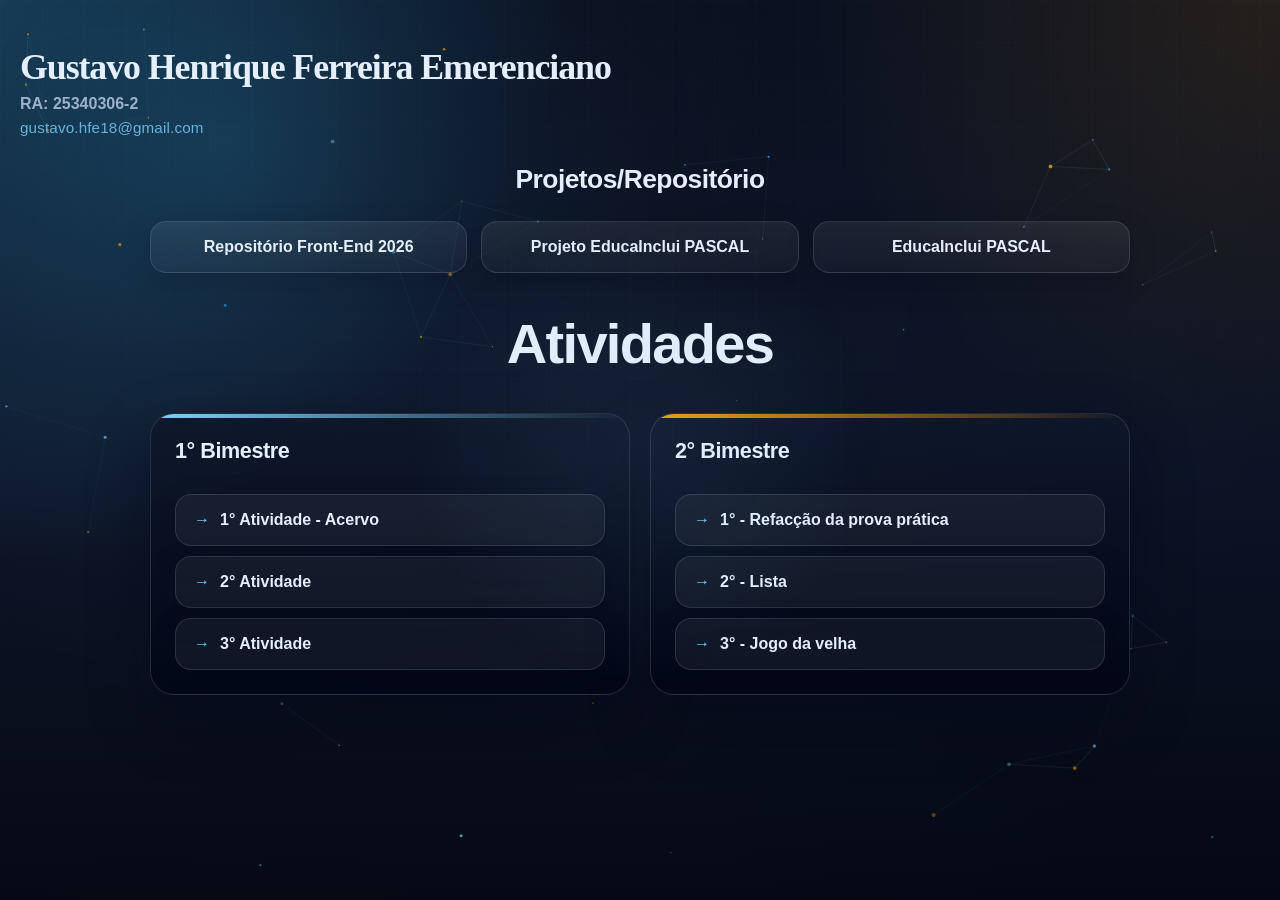
<file: index.html>
<!DOCTYPE html>
<html lang="pt-br">
  <head>
    <meta charset="UTF-8">
    <meta name="viewport" content="width=device-width, initial-scale=1.0">
    <title>Front-End</title>
    <link rel="stylesheet" href="src/style.css">
  </head>
    <body>
    <h1>Gustavo Henrique Ferreira Emerenciano</h1>
    <h2>RA: 25340306-2</h2>
    <p class="email">gustavo.hfe18@gmail.com</p>
    <div class="linksGithub">
      <a class="repo-link" href="https://github.com/Gustavo-ccd/FrontEnd_2026" target="_blank"> Repositório Front-End 2026 </a>
      <br>
      <a class="repo-link" href="https://github.com/Gustavo-ccd/Front" target="_blank"> Projeto EducaInclui PASCAL </a>
      <a class="vercel-link" href="https://front-zeta-six-64.vercel.app" target="_blank">EducaInclui PASCAL </a>
    </div>
      <h1> Atividades </h1>
      <div class= "bimestre">
        <div id="bime1">
          <h2> 1° Bimestre</h2>
          <ul>
            <li><a href="./Atividades/1%C2%B0%20Atividade/1%C2%B0%20atividade%20%28acervo%29.html" target="_blank"> 1° Atividade - Acervo </a></li>
            <li><a href="./Atividades/2%C2%B0%20Atividade/2%C2%B0%20atividade%20%28acervo%29.html" target="_blank"> 2° Atividade </a></li>
            <li><a href="./Atividades/3%C2%B0%20Atividade/html.html" target="_blank"> 3° Atividade </a></li>
          </ul>
          </div>
        <div id="bime2">
          <h2> 2° Bimestre</h2>
          <ul>
            <li>
              <details>
                <summary> 1° - Refacção da prova prática </summary>
                <ul>
                  <li><a href="./Atividades/2%C2%B0%20Bime/Prova-remake/questao_01.html" target="_blank">Questão 01</a></li>
                  <li><a href="./Atividades/2%C2%B0%20Bime/Prova-remake/questao_02.html" target="_blank">Questão 02</a></li>
                  <li><a href="./Atividades/2%C2%B0%20Bime/Prova-remake/questao_03.html" target="_blank">Questão 03</a></li>
                  <li><a href="./Atividades/2%C2%B0%20Bime/Prova-remake/questao_04.html" target="_blank">Questão 04</a></li>
                </ul>
              </details>
            </li>
            <li><a href="#" target="_blank"> 2° - Lista </a></li>
            <li><a href="#" target="_blank"> 3° - Jogo da velha </a></li>
          </ul>
        </div>
      </div>
    <script src="src/script.js"></script>
  </body>
</html>
</file>
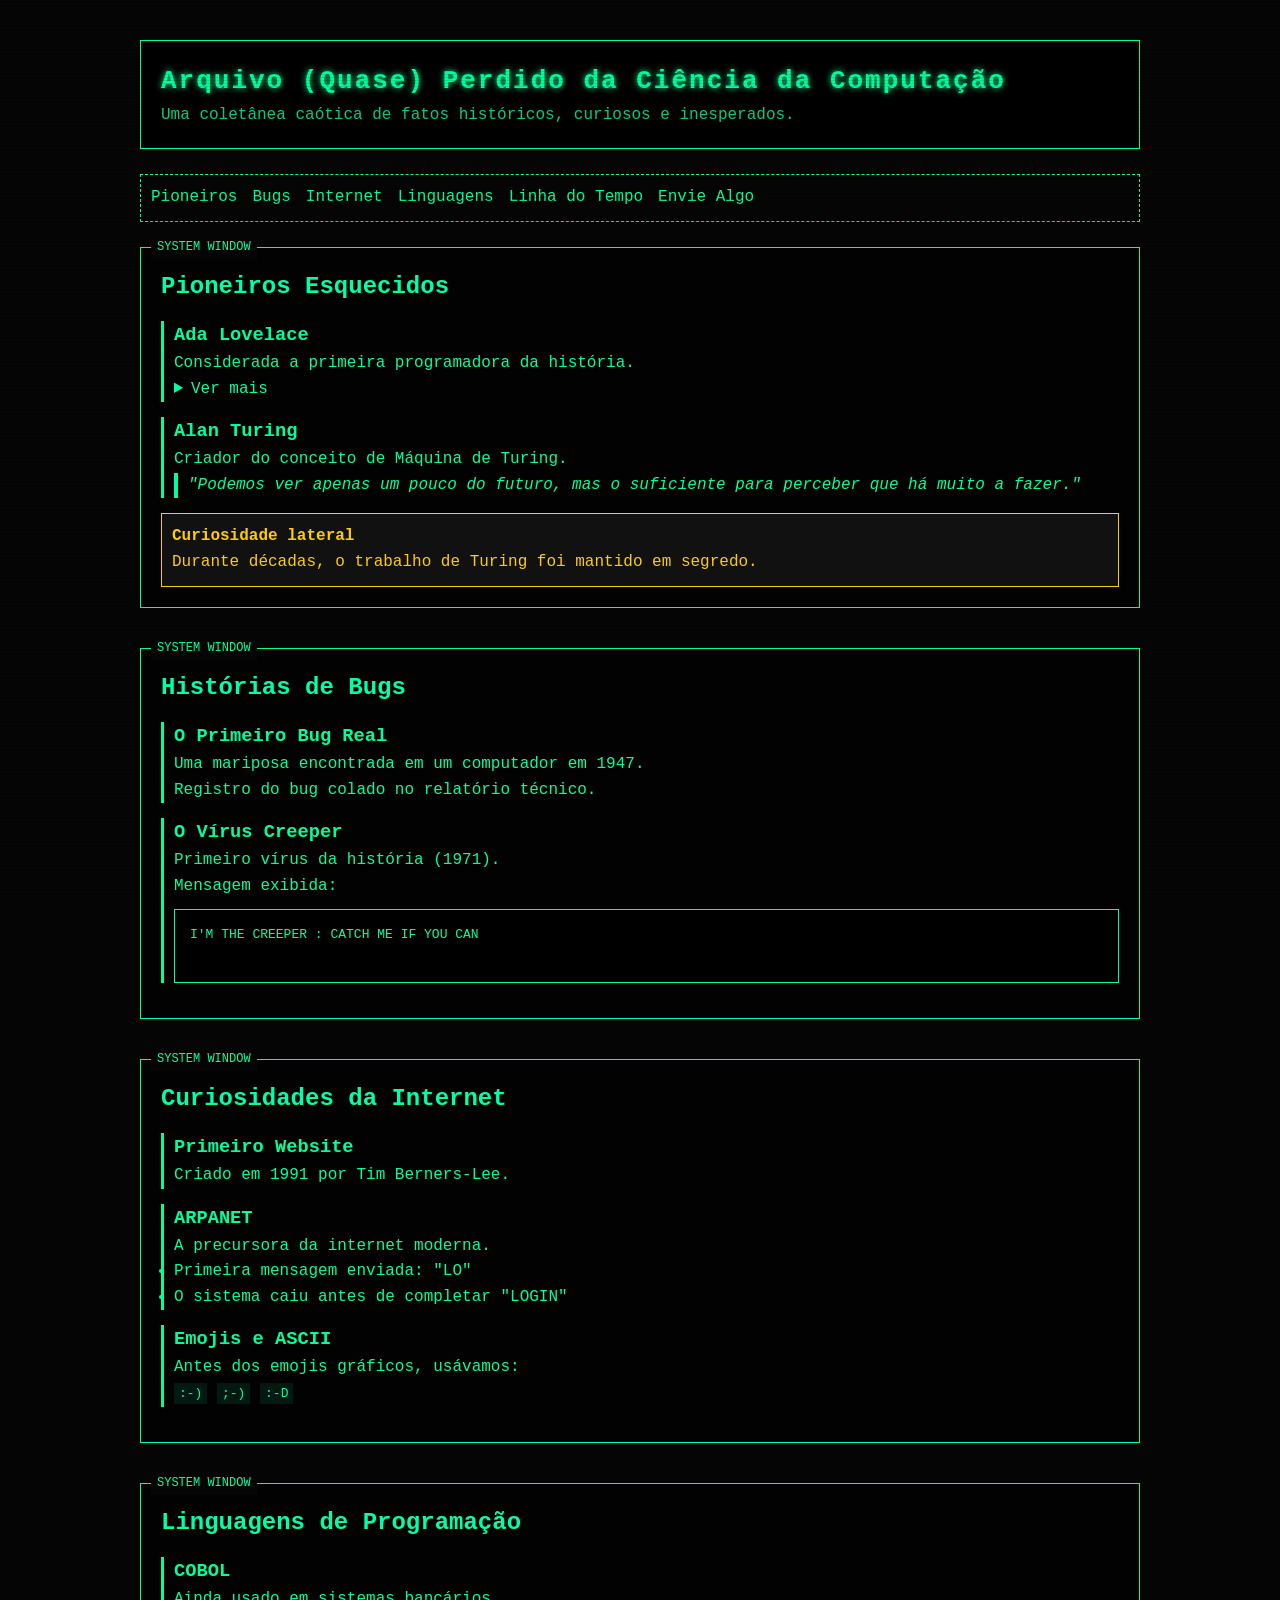
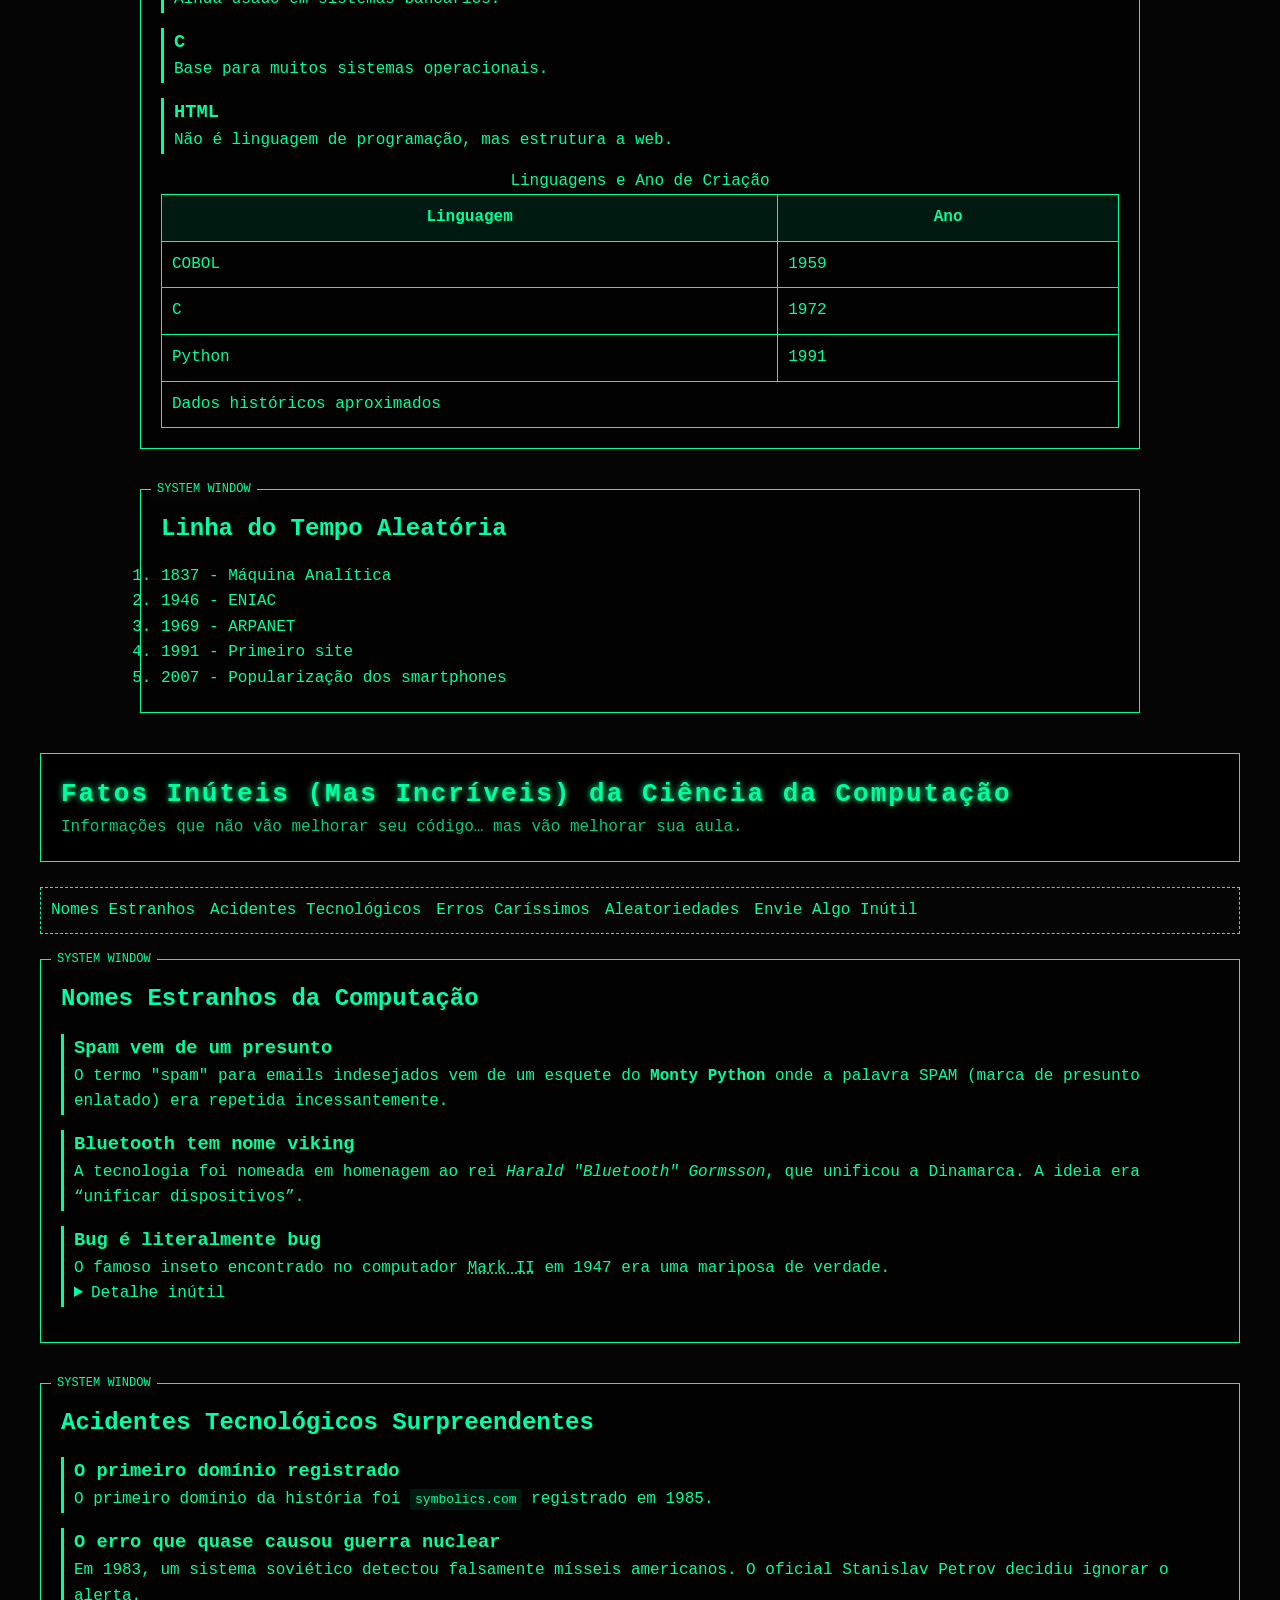
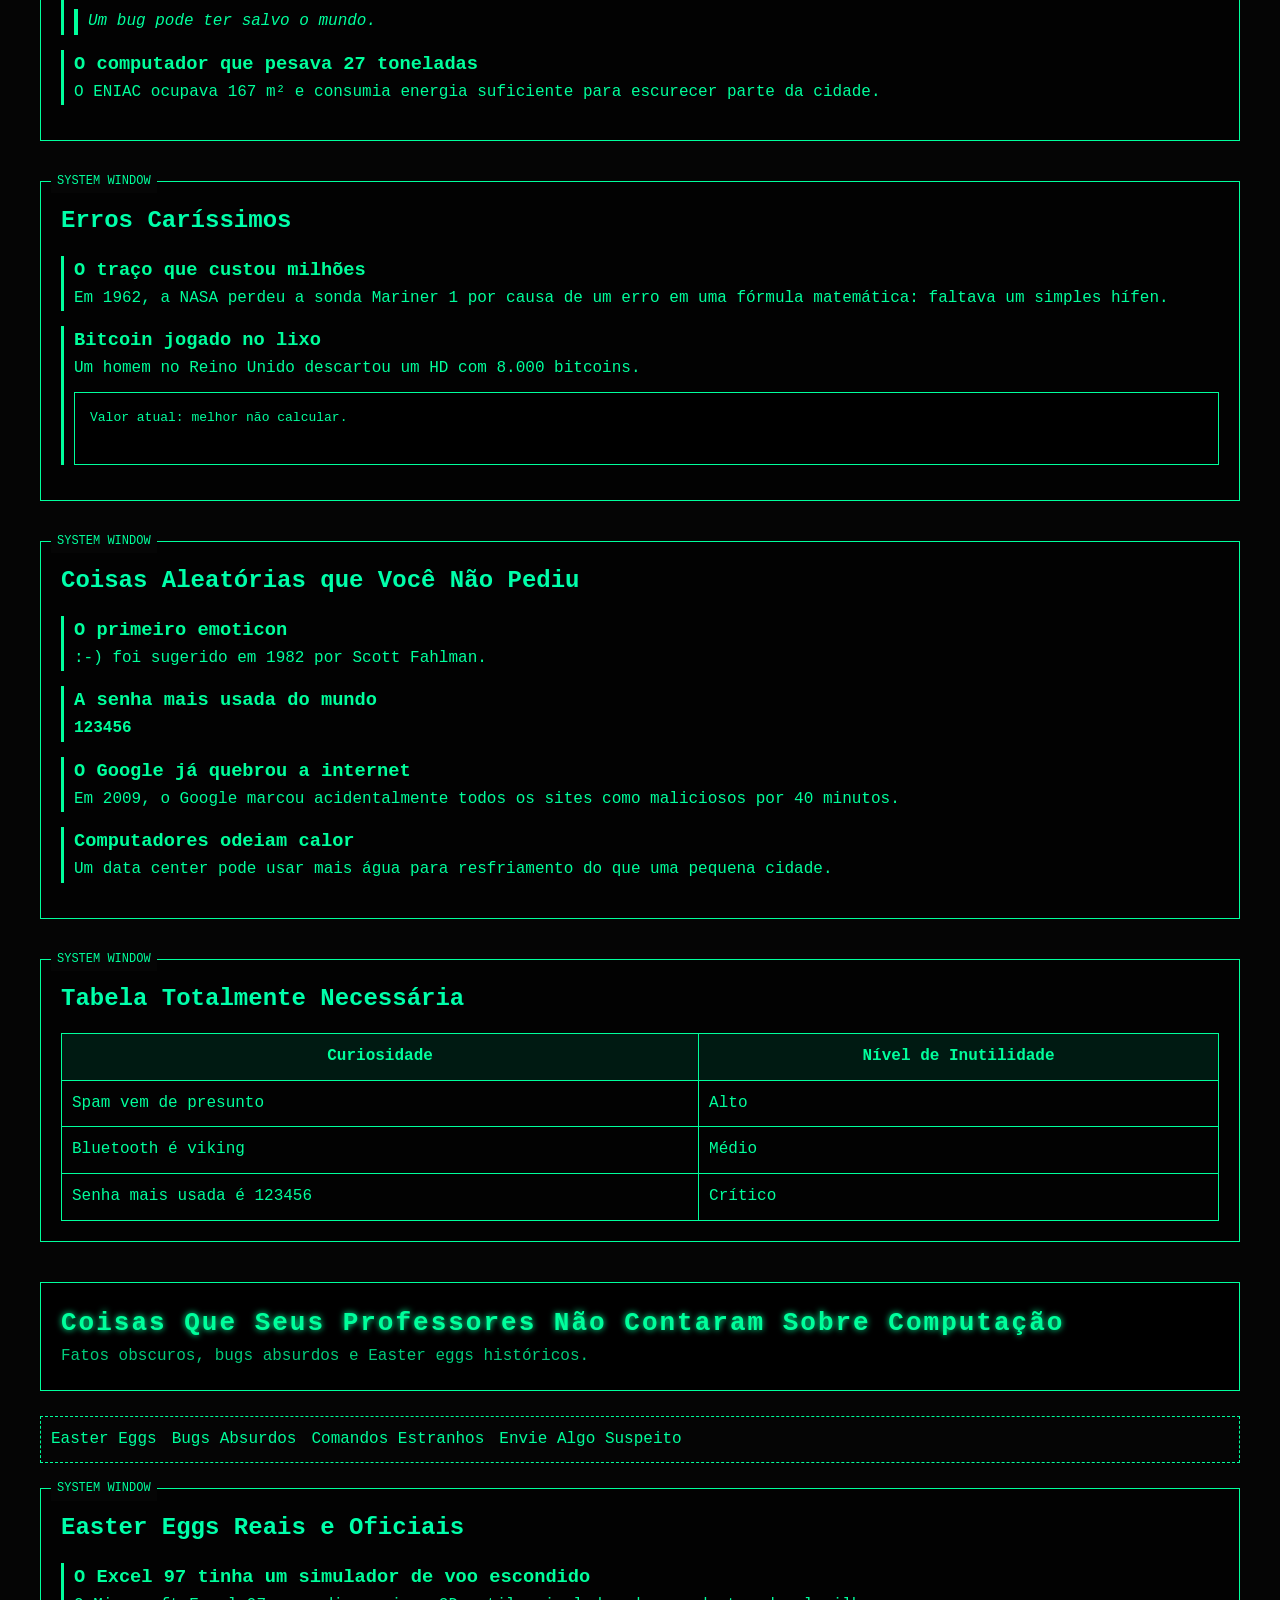
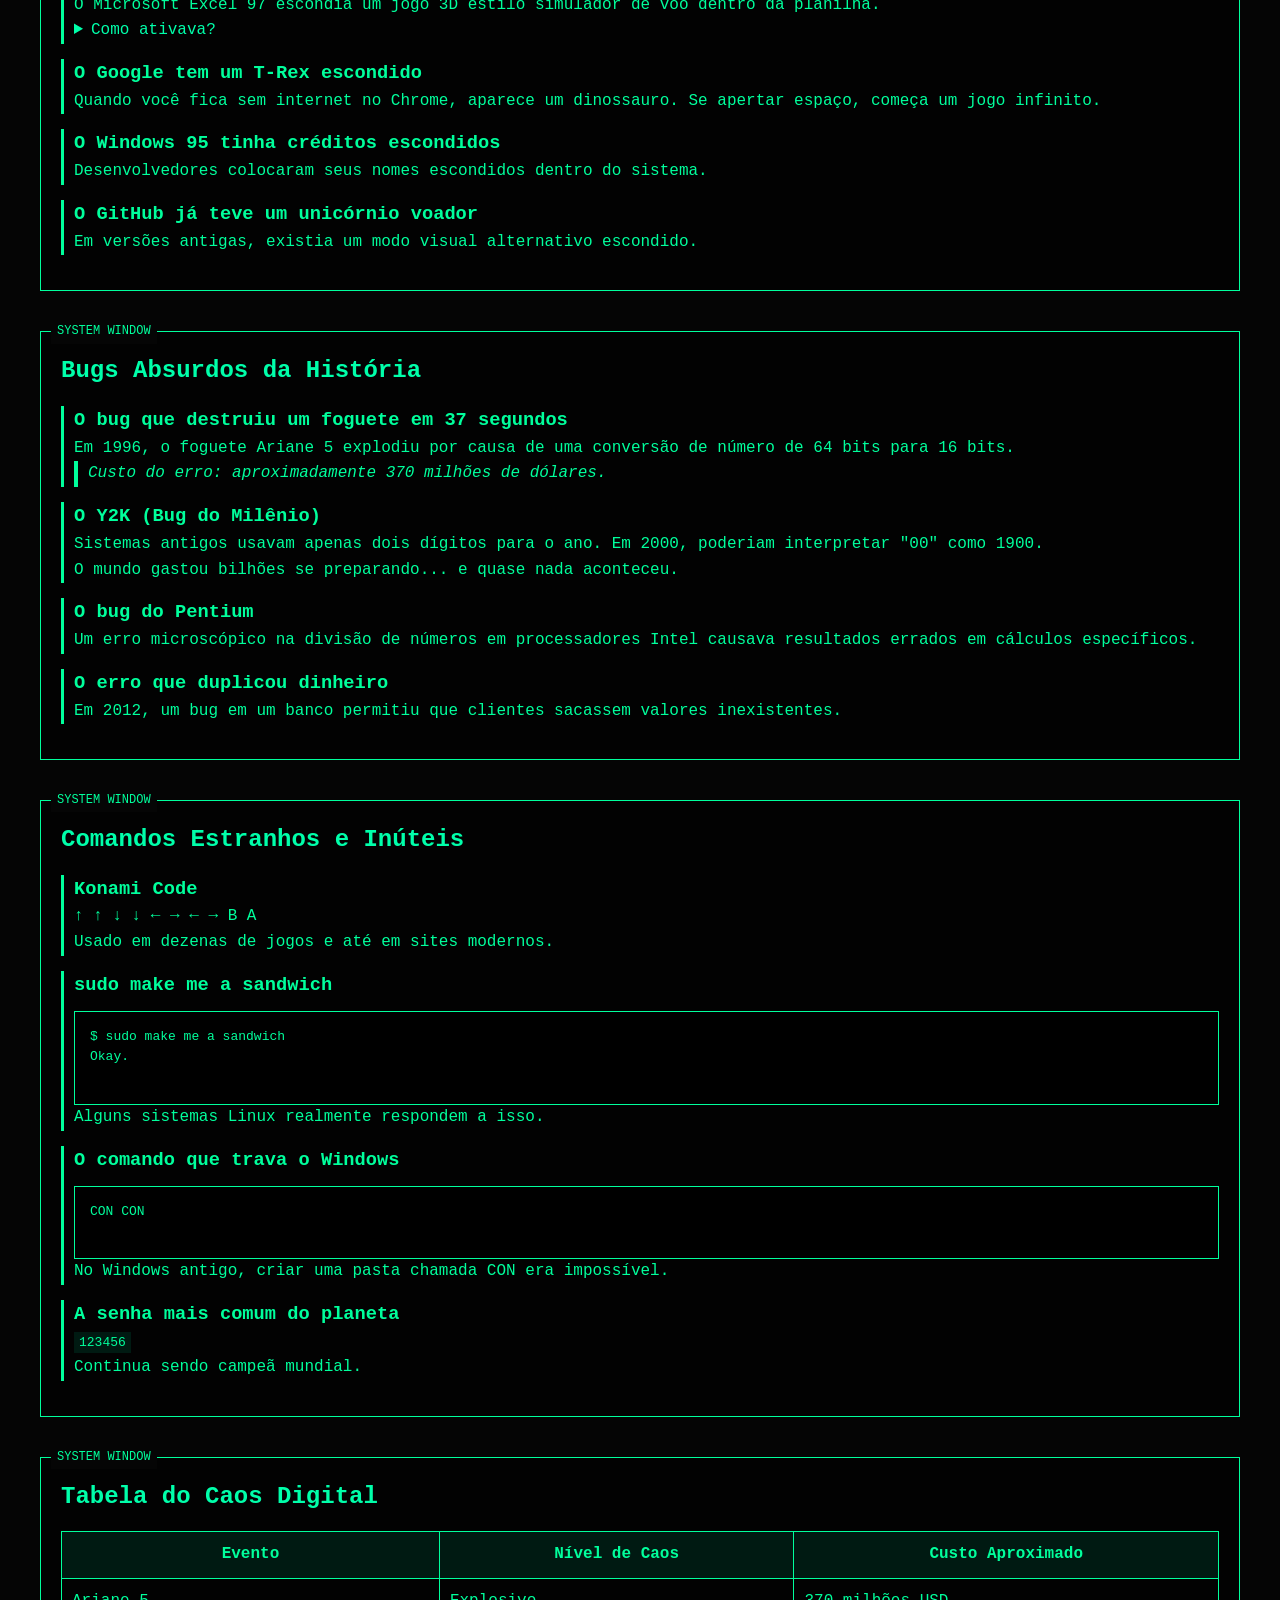
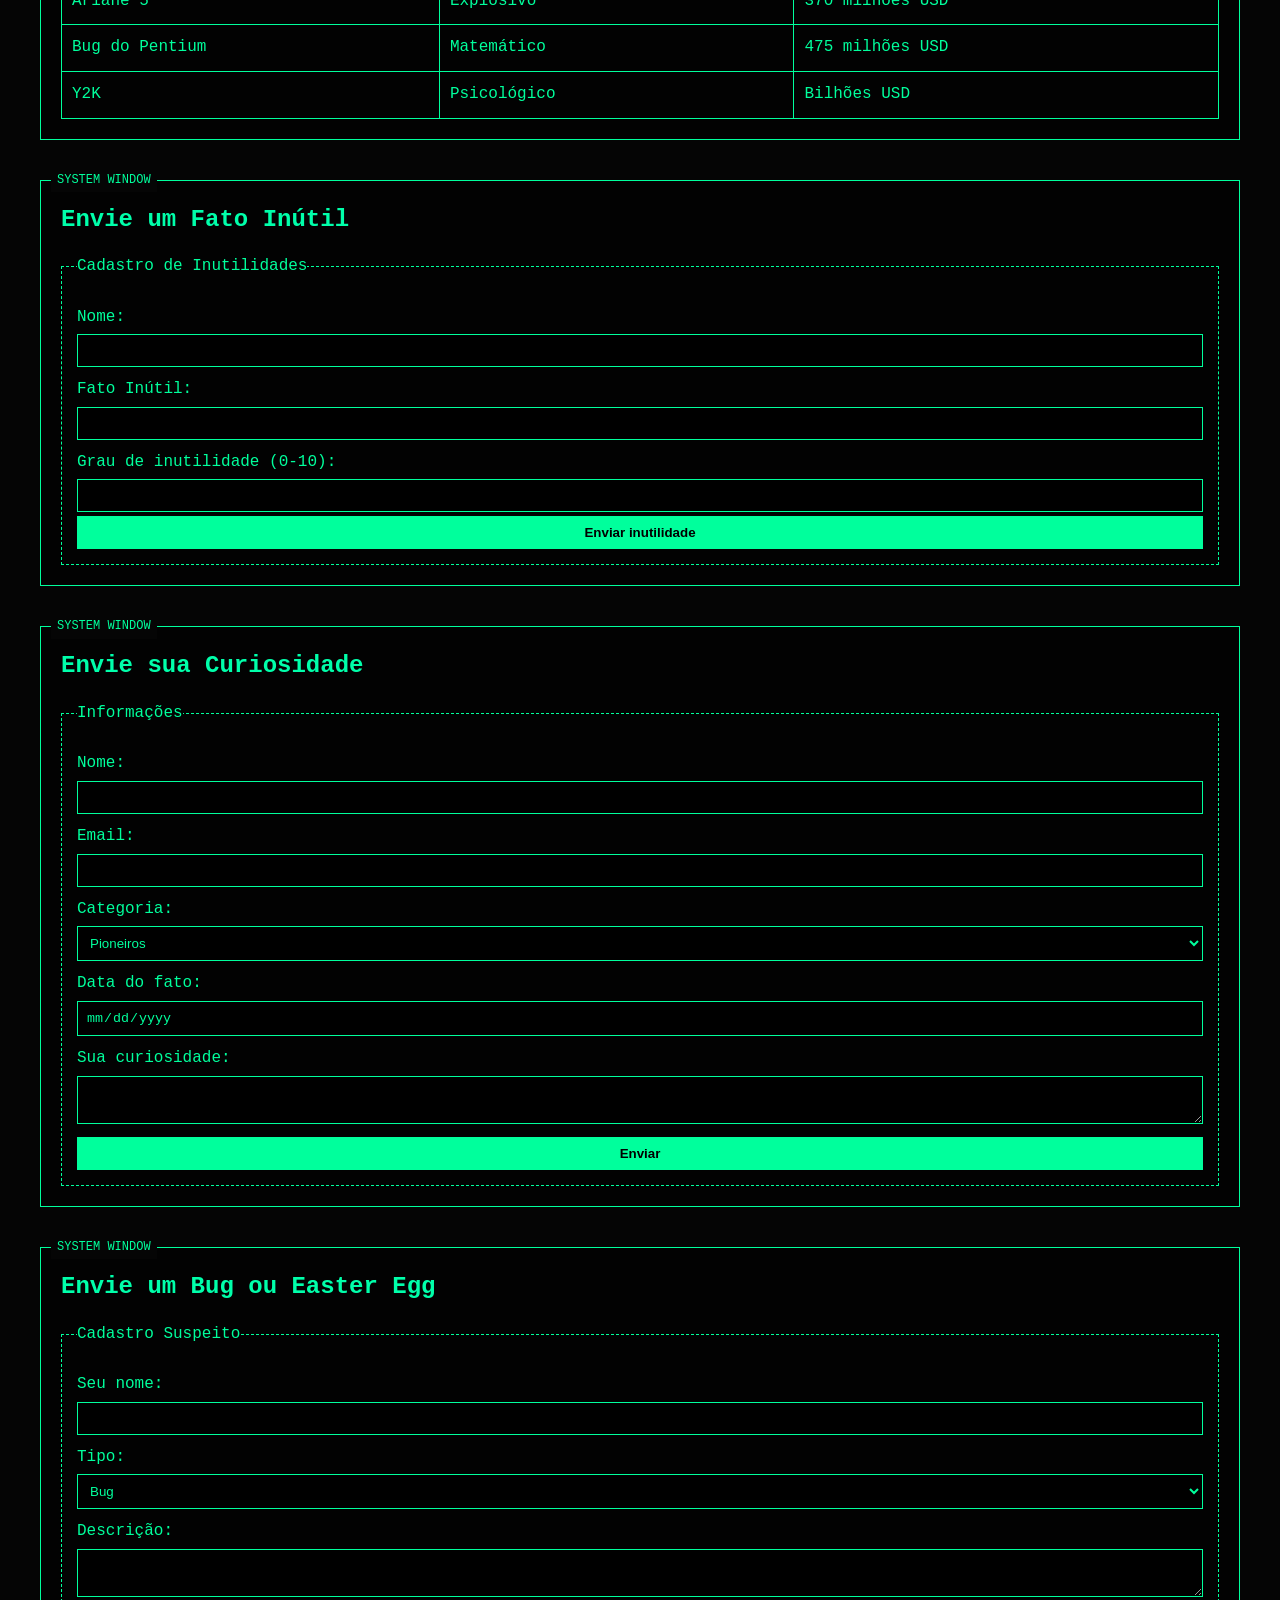
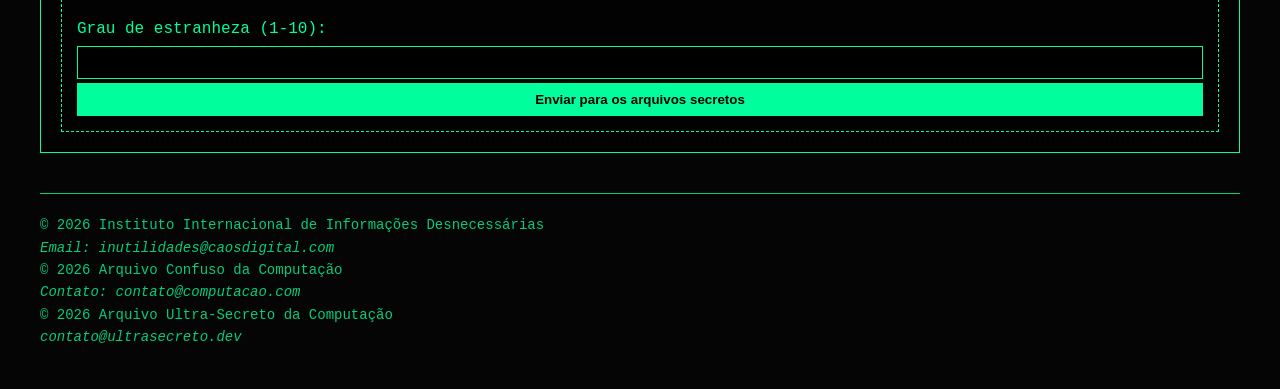
<file: Atividades/3° Atividade/html.html>
<!DOCTYPE html>
<html lang="pt-br">
<link rel="stylesheet" href="style.css">
<head>
    <meta charset="UTF-8">
    <meta name="description" content="Curiosidades e fatos históricos da Ciência da Computação">
    <meta name="author" content="Portal Computação">
    <meta name="viewport" content="width=device-width, initial-scale=1.0">
    <title>Arquivo Confuso da Computação</title>
</head>

<body>

<div id="pagina">

    <header id="topo">
        <h1>Arquivo (Quase) Perdido da Ciência da Computação</h1>
        <p>Uma coletânea caótica de fatos históricos, curiosos e inesperados.</p>
    </header>

    <nav id="menu-principal">
        <ul>
            <li><a href="#pioneiros">Pioneiros</a></li>
            <li><a href="#bugs">Bugs</a></li>
            <li><a href="#internet">Internet</a></li>
            <li><a href="#linguagens">Linguagens</a></li>
            <li><a href="#linha-do-tempo">Linha do Tempo</a></li>
            <li><a href="#formulario">Envie Algo</a></li>
        </ul>
    </nav>

    <main>

        <section id="pioneiros">
            <h2>Pioneiros Esquecidos</h2>

            <article>
                <h3>Ada Lovelace</h3>
                <p>Considerada a primeira programadora da história.</p>
                <details>
                    <summary>Ver mais</summary>
                    <p>Ela escreveu um algoritmo para a Máquina Analítica no século XIX.</p>
                </details>
            </article>

            <article>
                <h3>Alan Turing</h3>
                <p>Criador do conceito de Máquina de Turing.</p>
                <blockquote>
                    "Podemos ver apenas um pouco do futuro, mas o suficiente para perceber que há muito a fazer."
                </blockquote>
            </article>

            <aside>
                <h4>Curiosidade lateral</h4>
                <p>Durante décadas, o trabalho de Turing foi mantido em segredo.</p>
            </aside>
        </section>

        <section id="bugs">
            <h2>Histórias de Bugs</h2>

            <article>
                <h3>O Primeiro Bug Real</h3>
                <p>Uma mariposa encontrada em um computador em 1947.</p>
                <figure>
                    <figcaption>Registro do bug colado no relatório técnico.</figcaption>
                </figure>
            </article>

            <article>
                <h3>O Vírus Creeper</h3>
                <p>Primeiro vírus da história (1971).</p>
                <p>Mensagem exibida:</p>
                <pre>
I'M THE CREEPER : CATCH ME IF YOU CAN
                </pre>
            </article>
        </section>

        <section id="internet">
            <h2>Curiosidades da Internet</h2>

            <article>
                <h3>Primeiro Website</h3>
                <p>Criado em 1991 por Tim Berners-Lee.</p>
            </article>

            <article>
                <h3>ARPANET</h3>
                <p>A precursora da internet moderna.</p>
                <ul>
                    <li>Primeira mensagem enviada: "LO"</li>
                    <li>O sistema caiu antes de completar "LOGIN"</li>
                </ul>
            </article>

            <article>
                <h3>Emojis e ASCII</h3>
                <p>Antes dos emojis gráficos, usávamos:</p>
                <code>:-)</code>
                <code>;-)</code>
                <code>:-D</code>
            </article>
        </section>

        <section id="linguagens">
            <h2>Linguagens de Programação</h2>

            <article>
                <h3>COBOL</h3>
                <p>Ainda usado em sistemas bancários.</p>
            </article>

            <article>
                <h3>C</h3>
                <p>Base para muitos sistemas operacionais.</p>
            </article>

            <article>
                <h3>HTML</h3>
                <p>Não é linguagem de programação, mas estrutura a web.</p>
            </article>

            <div>
                <table border="1">
                    <caption>Linguagens e Ano de Criação</caption>
                    <thead>
                        <tr>
                            <th>Linguagem</th>
                            <th>Ano</th>
                        </tr>
                    </thead>
                    <tbody>
                        <tr>
                            <td>COBOL</td>
                            <td>1959</td>
                        </tr>
                        <tr>
                            <td>C</td>
                            <td>1972</td>
                        </tr>
                        <tr>
                            <td>Python</td>
                            <td>1991</td>
                        </tr>
                    </tbody>
                    <tfoot>
                        <tr>
                            <td colspan="2">Dados históricos aproximados</td>
                        </tr>
                    </tfoot>
                </table>
            </div>
        </section>

        <section id="linha-do-tempo">
            <h2>Linha do Tempo Aleatória</h2>

            <ol>
                <li>1837 - Máquina Analítica</li>
                <li>1946 - ENIAC</li>
                <li>1969 - ARPANET</li>
                <li>1991 - Primeiro site</li>
                <li>2007 - Popularização dos smartphones</li>
            </ol>
        </section>


</div>


<header>
    <h1>Fatos Inúteis (Mas Incríveis) da Ciência da Computação</h1>
    <p>Informações que não vão melhorar seu código… mas vão melhorar sua aula.</p>
</header>

<nav>
    <ul>
        <li><a href="#nomes">Nomes Estranhos</a></li>
        <li><a href="#acidentes">Acidentes Tecnológicos</a></li>
        <li><a href="#dinheiro">Erros Caríssimos</a></li>
        <li><a href="#aleatorio">Aleatoriedades</a></li>
        <li><a href="#form">Envie Algo Inútil</a></li>
    </ul>
</nav>



<section id="nomes">
    <h2>Nomes Estranhos da Computação</h2>

    <article>
        <h3>Spam vem de um presunto</h3>
        <p>
            O termo "spam" para emails indesejados vem de um esquete do 
            <strong>Monty Python</strong> onde a palavra SPAM (marca de presunto enlatado) 
            era repetida incessantemente.
        </p>
    </article>

    <article>
        <h3>Bluetooth tem nome viking</h3>
        <p>
            A tecnologia foi nomeada em homenagem ao rei 
            <em>Harald "Bluetooth" Gormsson</em>, que unificou a Dinamarca.
            A ideia era “unificar dispositivos”.
        </p>
    </article>

    <article>
        <h3>Bug é literalmente bug</h3>
        <p>
            O famoso inseto encontrado no computador 
            <abbr title="Harvard Mark II">Mark II</abbr> em 1947 
            era uma mariposa de verdade.
        </p>
        <details>
            <summary>Detalhe inútil</summary>
            <p>O inseto ainda está preservado em um museu.</p>
        </details>
    </article>

</section>


<section id="acidentes">

    <h2>Acidentes Tecnológicos Surpreendentes</h2>

    <article>
        <h3>O primeiro domínio registrado</h3>
        <p>
            O primeiro domínio da história foi 
            <code>symbolics.com</code> registrado em 1985.
        </p>
    </article>

    <article>
        <h3>O erro que quase causou guerra nuclear</h3>
        <p>
            Em 1983, um sistema soviético detectou falsamente mísseis americanos.
            O oficial Stanislav Petrov decidiu ignorar o alerta.
        </p>
        <blockquote>
            Um bug pode ter salvo o mundo.
        </blockquote>
    </article>

    <article>
        <h3>O computador que pesava 27 toneladas</h3>
        <p>
            O ENIAC ocupava 167 m² e consumia energia suficiente para escurecer parte da cidade.
        </p>
    </article>

</section>


<section id="dinheiro">

    <h2>Erros Caríssimos</h2>

    <article>
        <h3>O traço que custou milhões</h3>
        <p>
            Em 1962, a NASA perdeu a sonda Mariner 1 por causa de um erro em uma fórmula matemática:
            faltava um simples hífen.
        </p>
    </article>

    <article>
        <h3>Bitcoin jogado no lixo</h3>
        <p>
            Um homem no Reino Unido descartou um HD com 8.000 bitcoins.
        </p>
        <pre>
Valor atual: melhor não calcular.
        </pre>
    </article>

</section>


<section id="aleatorio">

    <h2>Coisas Aleatórias que Você Não Pediu</h2>

    <article>
        <h3>O primeiro emoticon</h3>
        <p>
            :-) foi sugerido em 1982 por Scott Fahlman.
        </p>
    </article>

    <article>
        <h3>A senha mais usada do mundo</h3>
        <p><strong>123456</strong></p>
    </article>

    <article>
        <h3>O Google já quebrou a internet</h3>
        <p>
            Em 2009, o Google marcou acidentalmente todos os sites como maliciosos por 40 minutos.
        </p>
    </article>

    <article>
        <h3>Computadores odeiam calor</h3>
        <p>
            Um data center pode usar mais água para resfriamento do que uma pequena cidade.
        </p>
    </article>

</section>


<section>

    <h2>Tabela Totalmente Necessária</h2>

    <table border="1">
        <tr>
            <th>Curiosidade</th>
            <th>Nível de Inutilidade</th>
        </tr>
        <tr>
            <td>Spam vem de presunto</td>
            <td>Alto</td>
        </tr>
        <tr>
            <td>Bluetooth é viking</td>
            <td>Médio</td>
        </tr>
        <tr>
            <td>Senha mais usada é 123456</td>
            <td>Crítico</td>
        </tr>
    </table>

</section>

<header>
    <h1>Coisas Que Seus Professores Não Contaram Sobre Computação</h1>
    <p>Fatos obscuros, bugs absurdos e Easter eggs históricos.</p>
</header>

<nav>
    <ul>
        <li><a href="#easter-eggs">Easter Eggs</a></li>
        <li><a href="#bugs-absurdos">Bugs Absurdos</a></li>
        <li><a href="#comandos-secretos">Comandos Estranhos</a></li>
        <li><a href="#formulario-secreto">Envie Algo Suspeito</a></li>
    </ul>
</nav>


<section id="easter-eggs">

    <h2>Easter Eggs Reais e Oficiais</h2>

    <article>
        <h3>O Excel 97 tinha um simulador de voo escondido</h3>
        <p>
            O Microsoft Excel 97 escondia um jogo 3D estilo simulador de voo 
            dentro da planilha.
        </p>
        <details>
            <summary>Como ativava?</summary>
            <p>Era preciso selecionar células específicas e usar combinações absurdas de teclado.</p>
        </details>
    </article>

    <article>
        <h3>O Google tem um T-Rex escondido</h3>
        <p>
            Quando você fica sem internet no Chrome, aparece um dinossauro.
            Se apertar espaço, começa um jogo infinito.
        </p>
    </article>

    <article>
        <h3>O Windows 95 tinha créditos escondidos</h3>
        <p>
            Desenvolvedores colocaram seus nomes escondidos dentro do sistema.
        </p>
    </article>

    <article>
        <h3>O GitHub já teve um unicórnio voador</h3>
        <p>
            Em versões antigas, existia um modo visual alternativo escondido.
        </p>
    </article>

</section>



<section id="bugs-absurdos">

    <h2>Bugs Absurdos da História</h2>

    <article>
        <h3>O bug que destruiu um foguete em 37 segundos</h3>
        <p>
            Em 1996, o foguete Ariane 5 explodiu por causa de uma conversão de número
            de 64 bits para 16 bits.
        </p>
        <blockquote>
            Custo do erro: aproximadamente 370 milhões de dólares.
        </blockquote>
    </article>

    <article>
        <h3>O Y2K (Bug do Milênio)</h3>
        <p>
            Sistemas antigos usavam apenas dois dígitos para o ano.
            Em 2000, poderiam interpretar "00" como 1900.
        </p>
        <p>
            O mundo gastou bilhões se preparando... e quase nada aconteceu.
        </p>
    </article>

    <article>
        <h3>O bug do Pentium</h3>
        <p>
            Um erro microscópico na divisão de números em processadores Intel
            causava resultados errados em cálculos específicos.
        </p>
    </article>

    <article>
        <h3>O erro que duplicou dinheiro</h3>
        <p>
            Em 2012, um bug em um banco permitiu que clientes sacassem valores inexistentes.
        </p>
    </article>

</section>



<section id="comandos-secretos">

    <h2>Comandos Estranhos e Inúteis</h2>

    <article>
        <h3>Konami Code</h3>
        <p>
            ↑ ↑ ↓ ↓ ← → ← → B A
        </p>
        <p>
            Usado em dezenas de jogos e até em sites modernos.
        </p>
    </article>

    <article>
        <h3>sudo make me a sandwich</h3>
        <pre>
$ sudo make me a sandwich
Okay.
        </pre>
        <p>Alguns sistemas Linux realmente respondem a isso.</p>
    </article>

    <article>
        <h3>O comando que trava o Windows</h3>
        <pre>
CON CON
        </pre>
        <p>
            No Windows antigo, criar uma pasta chamada CON era impossível.
        </p>
    </article>

    <article>
        <h3>A senha mais comum do planeta</h3>
        <code>123456</code>
        <p>
            Continua sendo campeã mundial.
        </p>
    </article>

</section>



<section>

    <h2>Tabela do Caos Digital</h2>

    <table border="1">
        <tr>
            <th>Evento</th>
            <th>Nível de Caos</th>
            <th>Custo Aproximado</th>
        </tr>
        <tr>
            <td>Ariane 5</td>
            <td>Explosivo</td>
            <td>370 milhões USD</td>
        </tr>
        <tr>
            <td>Bug do Pentium</td>
            <td>Matemático</td>
            <td>475 milhões USD</td>
        </tr>
        <tr>
            <td>Y2K</td>
            <td>Psicológico</td>
            <td>Bilhões USD</td>
        </tr>
    </table>

</section>


<section id="form">

    <h2>Envie um Fato Inútil</h2>

    <form>
        <fieldset>
            <legend>Cadastro de Inutilidades</legend>

            <label>Nome:</label>
            <input type="text" name="nome">

            <label>Fato Inútil:</label>
            <input type="text" name="fato">

            <label>Grau de inutilidade (0-10):</label>
            <input type="number" name="grau" min="0" max="10">

            <input type="submit" value="Enviar inutilidade">
        </fieldset>
    </form>
    
</section>
 <section id="formulario">
            <h2>Envie sua Curiosidade</h2>

            <form>
                <fieldset>
                    <legend>Informações</legend>

                    <label>Nome:</label>
                    <input type="text" name="nome">

                    <label>Email:</label>
                    <input type="email" name="email">

                    <label>Categoria:</label>
                    <select name="categoria">
                        <option>Pioneiros</option>
                        <option>Bugs</option>
                        <option>Internet</option>
                        <option>Linguagens</option>
                    </select>

                    <label>Data do fato:</label>
                    <input type="date" name="data">

                    <label>Sua curiosidade:</label>
                    <textarea name="curiosidade"></textarea>

                    <input type="submit" value="Enviar">
                </fieldset>
            </form>
        </section>

    
<section id="formulario-secreto">

    <h2>Envie um Bug ou Easter Egg</h2>

    <form>
        <fieldset>
            <legend>Cadastro Suspeito</legend>

            <label>Seu nome:</label>
            <input type="text" name="nome">

            <label>Tipo:</label>
            <select name="tipo">
                <option>Bug</option>
                <option>Easter Egg</option>
                <option>Comando estranho</option>
            </select>

            <label>Descrição:</label>
            <textarea name="descricao"></textarea>

            <label>Grau de estranheza (1-10):</label>
            <input type="number" min="1" max="10">

            <input type="submit" value="Enviar para os arquivos secretos">
        </fieldset>
    </form>

</section>


</main>
</body>
<footer>
    <p>© 2026 Instituto Internacional de Informações Desnecessárias</p>
    <address>Email: inutilidades@caosdigital.com</address>
      <p>&copy; 2026 Arquivo Confuso da Computação</p>
        <address>
            Contato: contato@computacao.com
        </address>
         <p>© 2026 Arquivo Ultra-Secreto da Computação</p>
    <address>contato@ultrasecreto.dev</address>
</footer>

</div>

</body>
</html>
</file>
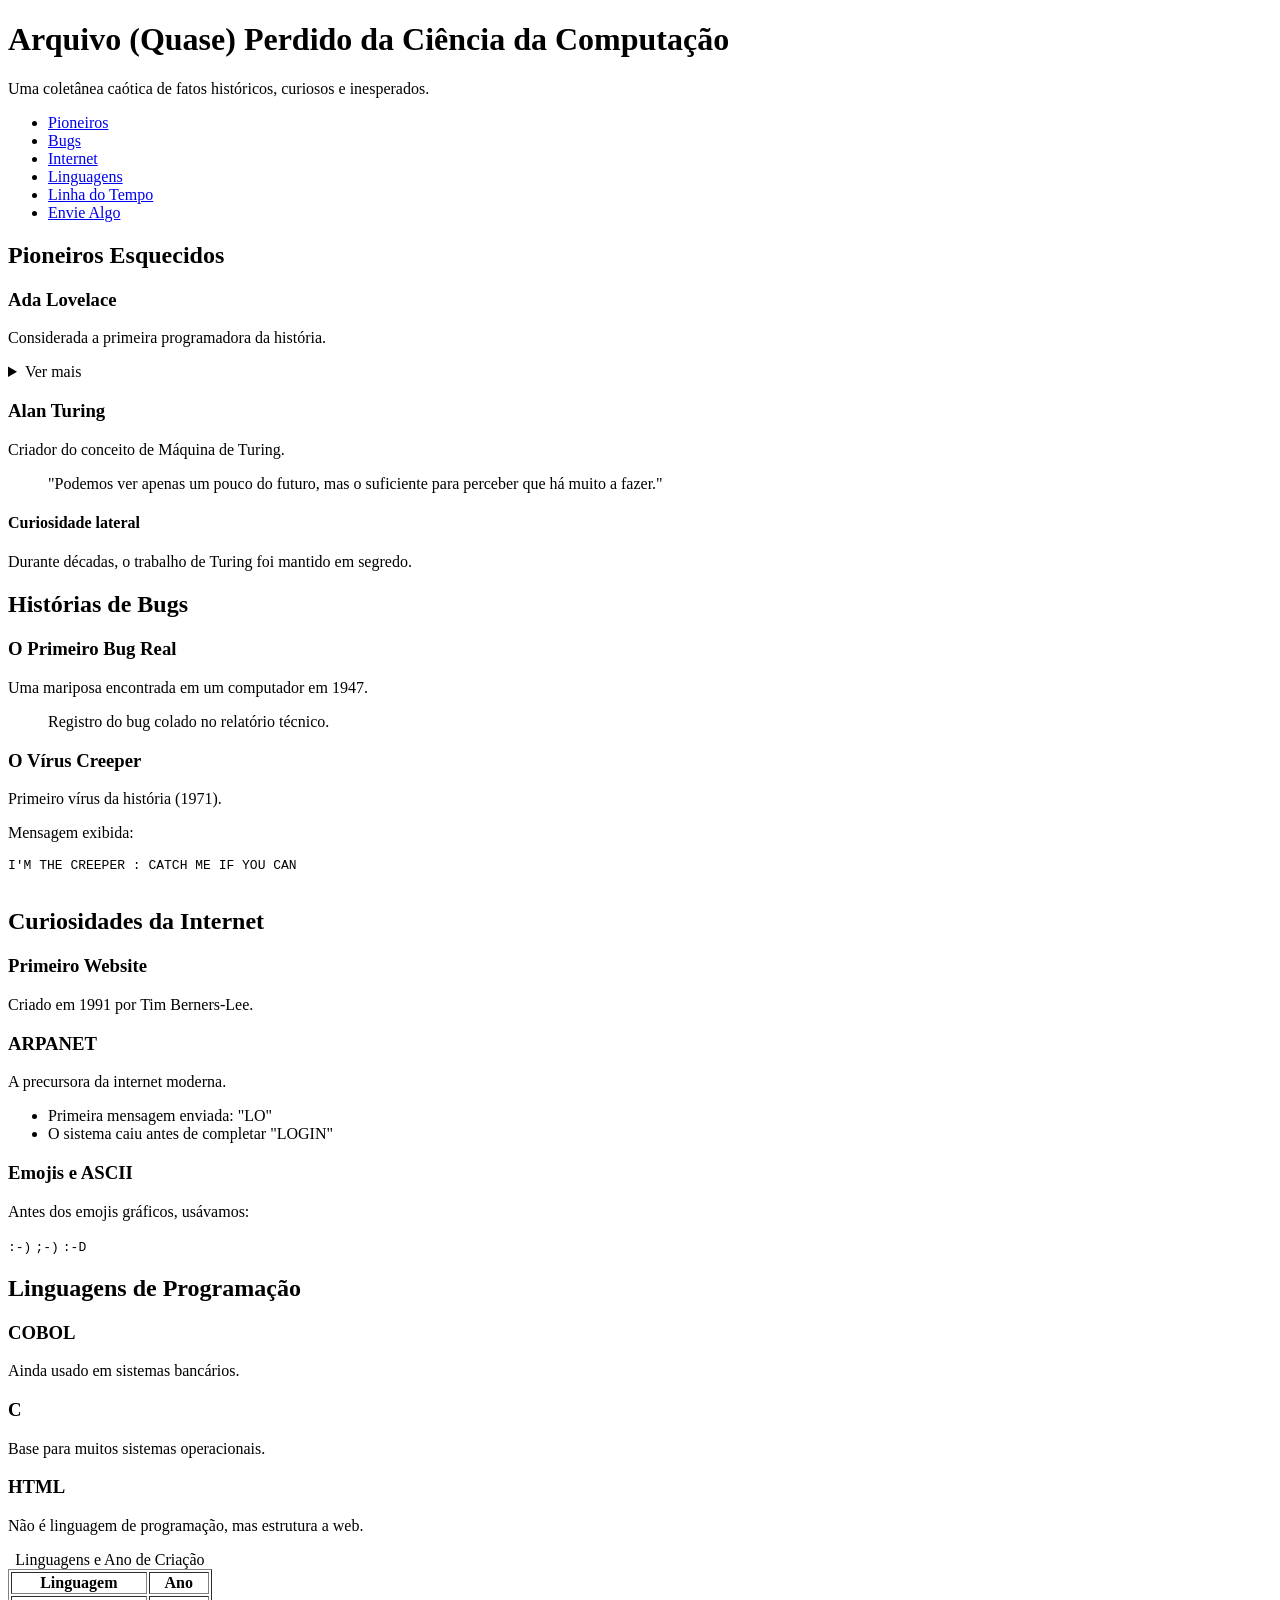
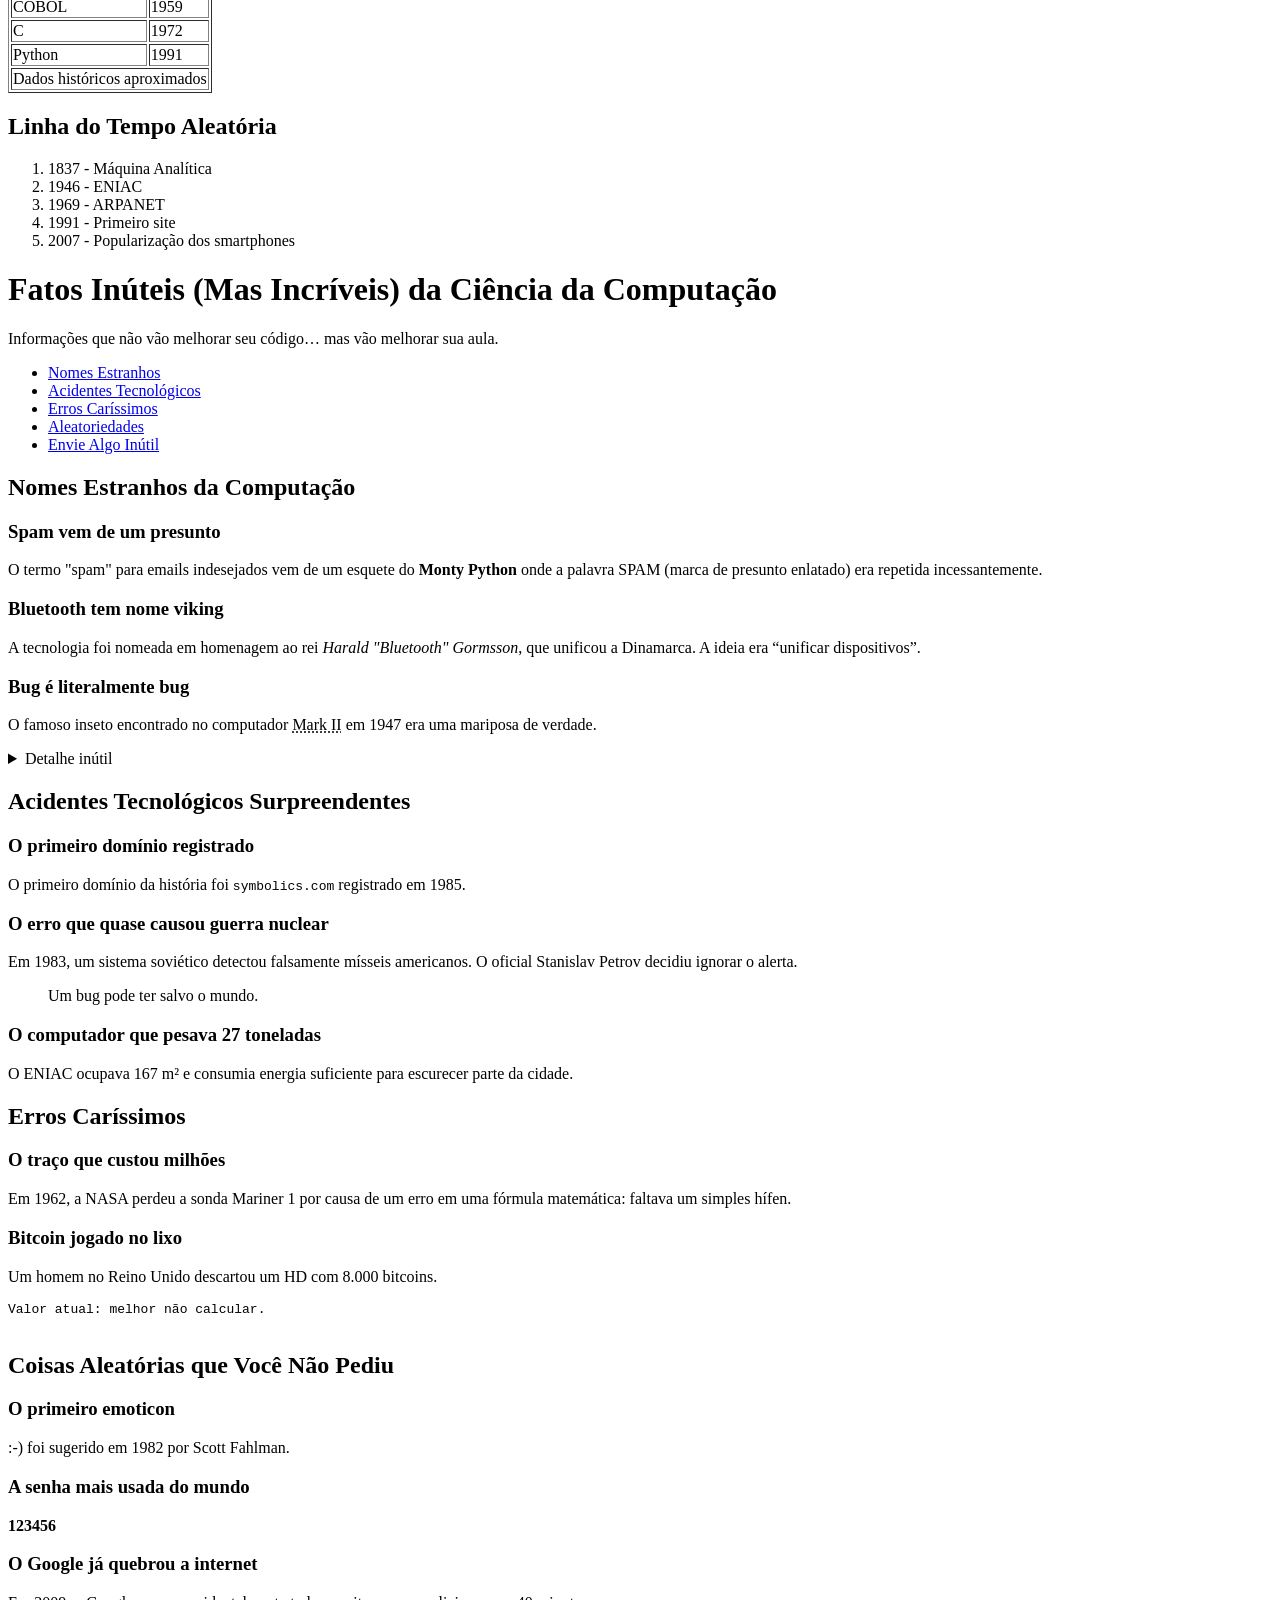
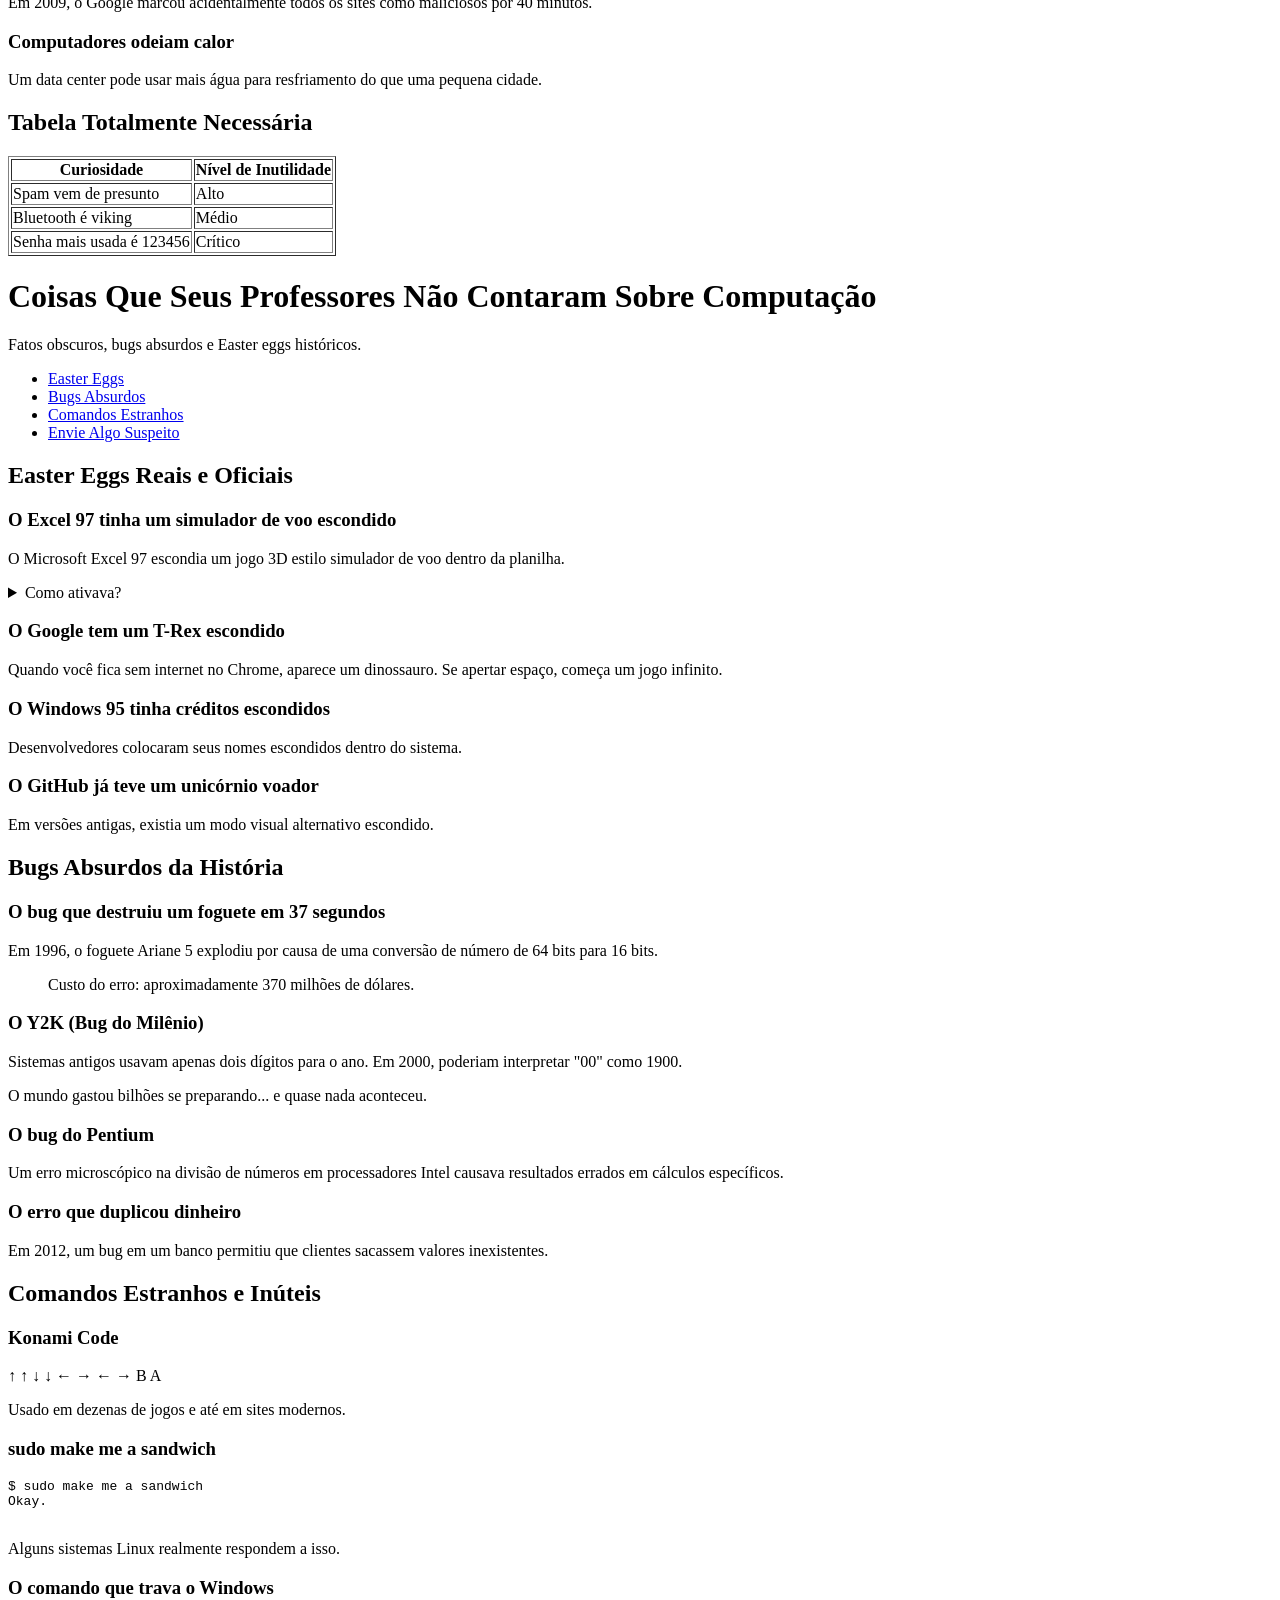
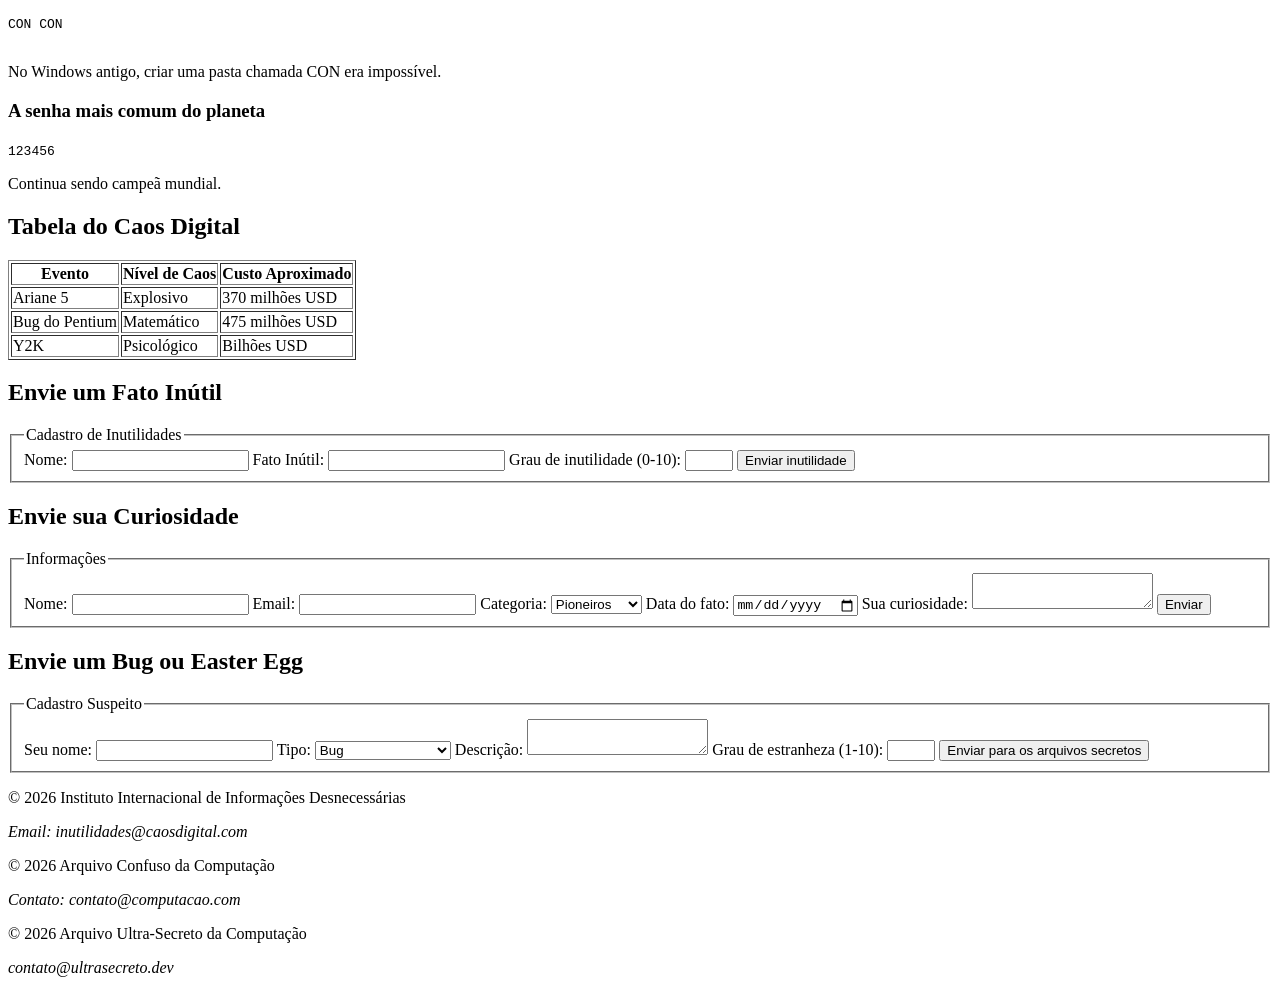
<file: Atividades/1° Atividade/3° atividade/html.html>
<!DOCTYPE html>
<html lang="pt-br">
<head>
    <meta charset="UTF-8">
    <meta name="description" content="Curiosidades e fatos históricos da Ciência da Computação">
    <meta name="author" content="Portal Computação">
    <meta name="viewport" content="width=device-width, initial-scale=1.0">
    <title>Arquivo Confuso da Computação</title>
</head>

<body>

<div id="pagina">

    <header id="topo">
        <h1>Arquivo (Quase) Perdido da Ciência da Computação</h1>
        <p>Uma coletânea caótica de fatos históricos, curiosos e inesperados.</p>
    </header>

    <nav id="menu-principal">
        <ul>
            <li><a href="#pioneiros">Pioneiros</a></li>
            <li><a href="#bugs">Bugs</a></li>
            <li><a href="#internet">Internet</a></li>
            <li><a href="#linguagens">Linguagens</a></li>
            <li><a href="#linha-do-tempo">Linha do Tempo</a></li>
            <li><a href="#formulario">Envie Algo</a></li>
        </ul>
    </nav>

    <main>

        <section id="pioneiros">
            <h2>Pioneiros Esquecidos</h2>

            <article>
                <h3>Ada Lovelace</h3>
                <p>Considerada a primeira programadora da história.</p>
                <details>
                    <summary>Ver mais</summary>
                    <p>Ela escreveu um algoritmo para a Máquina Analítica no século XIX.</p>
                </details>
            </article>

            <article>
                <h3>Alan Turing</h3>
                <p>Criador do conceito de Máquina de Turing.</p>
                <blockquote>
                    "Podemos ver apenas um pouco do futuro, mas o suficiente para perceber que há muito a fazer."
                </blockquote>
            </article>

            <aside>
                <h4>Curiosidade lateral</h4>
                <p>Durante décadas, o trabalho de Turing foi mantido em segredo.</p>
            </aside>
        </section>

        <section id="bugs">
            <h2>Histórias de Bugs</h2>

            <article>
                <h3>O Primeiro Bug Real</h3>
                <p>Uma mariposa encontrada em um computador em 1947.</p>
                <figure>
                    <figcaption>Registro do bug colado no relatório técnico.</figcaption>
                </figure>
            </article>

            <article>
                <h3>O Vírus Creeper</h3>
                <p>Primeiro vírus da história (1971).</p>
                <p>Mensagem exibida:</p>
                <pre>
I'M THE CREEPER : CATCH ME IF YOU CAN
                </pre>
            </article>
        </section>

        <section id="internet">
            <h2>Curiosidades da Internet</h2>

            <article>
                <h3>Primeiro Website</h3>
                <p>Criado em 1991 por Tim Berners-Lee.</p>
            </article>

            <article>
                <h3>ARPANET</h3>
                <p>A precursora da internet moderna.</p>
                <ul>
                    <li>Primeira mensagem enviada: "LO"</li>
                    <li>O sistema caiu antes de completar "LOGIN"</li>
                </ul>
            </article>

            <article>
                <h3>Emojis e ASCII</h3>
                <p>Antes dos emojis gráficos, usávamos:</p>
                <code>:-)</code>
                <code>;-)</code>
                <code>:-D</code>
            </article>
        </section>

        <section id="linguagens">
            <h2>Linguagens de Programação</h2>

            <article>
                <h3>COBOL</h3>
                <p>Ainda usado em sistemas bancários.</p>
            </article>

            <article>
                <h3>C</h3>
                <p>Base para muitos sistemas operacionais.</p>
            </article>

            <article>
                <h3>HTML</h3>
                <p>Não é linguagem de programação, mas estrutura a web.</p>
            </article>

            <div>
                <table border="1">
                    <caption>Linguagens e Ano de Criação</caption>
                    <thead>
                        <tr>
                            <th>Linguagem</th>
                            <th>Ano</th>
                        </tr>
                    </thead>
                    <tbody>
                        <tr>
                            <td>COBOL</td>
                            <td>1959</td>
                        </tr>
                        <tr>
                            <td>C</td>
                            <td>1972</td>
                        </tr>
                        <tr>
                            <td>Python</td>
                            <td>1991</td>
                        </tr>
                    </tbody>
                    <tfoot>
                        <tr>
                            <td colspan="2">Dados históricos aproximados</td>
                        </tr>
                    </tfoot>
                </table>
            </div>
        </section>

        <section id="linha-do-tempo">
            <h2>Linha do Tempo Aleatória</h2>

            <ol>
                <li>1837 - Máquina Analítica</li>
                <li>1946 - ENIAC</li>
                <li>1969 - ARPANET</li>
                <li>1991 - Primeiro site</li>
                <li>2007 - Popularização dos smartphones</li>
            </ol>
        </section>


</div>


<header>
    <h1>Fatos Inúteis (Mas Incríveis) da Ciência da Computação</h1>
    <p>Informações que não vão melhorar seu código… mas vão melhorar sua aula.</p>
</header>

<nav>
    <ul>
        <li><a href="#nomes">Nomes Estranhos</a></li>
        <li><a href="#acidentes">Acidentes Tecnológicos</a></li>
        <li><a href="#dinheiro">Erros Caríssimos</a></li>
        <li><a href="#aleatorio">Aleatoriedades</a></li>
        <li><a href="#form">Envie Algo Inútil</a></li>
    </ul>
</nav>



<section id="nomes">
    <h2>Nomes Estranhos da Computação</h2>

    <article>
        <h3>Spam vem de um presunto</h3>
        <p>
            O termo "spam" para emails indesejados vem de um esquete do 
            <strong>Monty Python</strong> onde a palavra SPAM (marca de presunto enlatado) 
            era repetida incessantemente.
        </p>
    </article>

    <article>
        <h3>Bluetooth tem nome viking</h3>
        <p>
            A tecnologia foi nomeada em homenagem ao rei 
            <em>Harald "Bluetooth" Gormsson</em>, que unificou a Dinamarca.
            A ideia era “unificar dispositivos”.
        </p>
    </article>

    <article>
        <h3>Bug é literalmente bug</h3>
        <p>
            O famoso inseto encontrado no computador 
            <abbr title="Harvard Mark II">Mark II</abbr> em 1947 
            era uma mariposa de verdade.
        </p>
        <details>
            <summary>Detalhe inútil</summary>
            <p>O inseto ainda está preservado em um museu.</p>
        </details>
    </article>

</section>


<section id="acidentes">

    <h2>Acidentes Tecnológicos Surpreendentes</h2>

    <article>
        <h3>O primeiro domínio registrado</h3>
        <p>
            O primeiro domínio da história foi 
            <code>symbolics.com</code> registrado em 1985.
        </p>
    </article>

    <article>
        <h3>O erro que quase causou guerra nuclear</h3>
        <p>
            Em 1983, um sistema soviético detectou falsamente mísseis americanos.
            O oficial Stanislav Petrov decidiu ignorar o alerta.
        </p>
        <blockquote>
            Um bug pode ter salvo o mundo.
        </blockquote>
    </article>

    <article>
        <h3>O computador que pesava 27 toneladas</h3>
        <p>
            O ENIAC ocupava 167 m² e consumia energia suficiente para escurecer parte da cidade.
        </p>
    </article>

</section>


<section id="dinheiro">

    <h2>Erros Caríssimos</h2>

    <article>
        <h3>O traço que custou milhões</h3>
        <p>
            Em 1962, a NASA perdeu a sonda Mariner 1 por causa de um erro em uma fórmula matemática:
            faltava um simples hífen.
        </p>
    </article>

    <article>
        <h3>Bitcoin jogado no lixo</h3>
        <p>
            Um homem no Reino Unido descartou um HD com 8.000 bitcoins.
        </p>
        <pre>
Valor atual: melhor não calcular.
        </pre>
    </article>

</section>


<section id="aleatorio">

    <h2>Coisas Aleatórias que Você Não Pediu</h2>

    <article>
        <h3>O primeiro emoticon</h3>
        <p>
            :-) foi sugerido em 1982 por Scott Fahlman.
        </p>
    </article>

    <article>
        <h3>A senha mais usada do mundo</h3>
        <p><strong>123456</strong></p>
    </article>

    <article>
        <h3>O Google já quebrou a internet</h3>
        <p>
            Em 2009, o Google marcou acidentalmente todos os sites como maliciosos por 40 minutos.
        </p>
    </article>

    <article>
        <h3>Computadores odeiam calor</h3>
        <p>
            Um data center pode usar mais água para resfriamento do que uma pequena cidade.
        </p>
    </article>

</section>


<section>

    <h2>Tabela Totalmente Necessária</h2>

    <table border="1">
        <tr>
            <th>Curiosidade</th>
            <th>Nível de Inutilidade</th>
        </tr>
        <tr>
            <td>Spam vem de presunto</td>
            <td>Alto</td>
        </tr>
        <tr>
            <td>Bluetooth é viking</td>
            <td>Médio</td>
        </tr>
        <tr>
            <td>Senha mais usada é 123456</td>
            <td>Crítico</td>
        </tr>
    </table>

</section>

<header>
    <h1>Coisas Que Seus Professores Não Contaram Sobre Computação</h1>
    <p>Fatos obscuros, bugs absurdos e Easter eggs históricos.</p>
</header>

<nav>
    <ul>
        <li><a href="#easter-eggs">Easter Eggs</a></li>
        <li><a href="#bugs-absurdos">Bugs Absurdos</a></li>
        <li><a href="#comandos-secretos">Comandos Estranhos</a></li>
        <li><a href="#formulario-secreto">Envie Algo Suspeito</a></li>
    </ul>
</nav>


<section id="easter-eggs">

    <h2>Easter Eggs Reais e Oficiais</h2>

    <article>
        <h3>O Excel 97 tinha um simulador de voo escondido</h3>
        <p>
            O Microsoft Excel 97 escondia um jogo 3D estilo simulador de voo 
            dentro da planilha.
        </p>
        <details>
            <summary>Como ativava?</summary>
            <p>Era preciso selecionar células específicas e usar combinações absurdas de teclado.</p>
        </details>
    </article>

    <article>
        <h3>O Google tem um T-Rex escondido</h3>
        <p>
            Quando você fica sem internet no Chrome, aparece um dinossauro.
            Se apertar espaço, começa um jogo infinito.
        </p>
    </article>

    <article>
        <h3>O Windows 95 tinha créditos escondidos</h3>
        <p>
            Desenvolvedores colocaram seus nomes escondidos dentro do sistema.
        </p>
    </article>

    <article>
        <h3>O GitHub já teve um unicórnio voador</h3>
        <p>
            Em versões antigas, existia um modo visual alternativo escondido.
        </p>
    </article>

</section>



<section id="bugs-absurdos">

    <h2>Bugs Absurdos da História</h2>

    <article>
        <h3>O bug que destruiu um foguete em 37 segundos</h3>
        <p>
            Em 1996, o foguete Ariane 5 explodiu por causa de uma conversão de número
            de 64 bits para 16 bits.
        </p>
        <blockquote>
            Custo do erro: aproximadamente 370 milhões de dólares.
        </blockquote>
    </article>

    <article>
        <h3>O Y2K (Bug do Milênio)</h3>
        <p>
            Sistemas antigos usavam apenas dois dígitos para o ano.
            Em 2000, poderiam interpretar "00" como 1900.
        </p>
        <p>
            O mundo gastou bilhões se preparando... e quase nada aconteceu.
        </p>
    </article>

    <article>
        <h3>O bug do Pentium</h3>
        <p>
            Um erro microscópico na divisão de números em processadores Intel
            causava resultados errados em cálculos específicos.
        </p>
    </article>

    <article>
        <h3>O erro que duplicou dinheiro</h3>
        <p>
            Em 2012, um bug em um banco permitiu que clientes sacassem valores inexistentes.
        </p>
    </article>

</section>



<section id="comandos-secretos">

    <h2>Comandos Estranhos e Inúteis</h2>

    <article>
        <h3>Konami Code</h3>
        <p>
            ↑ ↑ ↓ ↓ ← → ← → B A
        </p>
        <p>
            Usado em dezenas de jogos e até em sites modernos.
        </p>
    </article>

    <article>
        <h3>sudo make me a sandwich</h3>
        <pre>
$ sudo make me a sandwich
Okay.
        </pre>
        <p>Alguns sistemas Linux realmente respondem a isso.</p>
    </article>

    <article>
        <h3>O comando que trava o Windows</h3>
        <pre>
CON CON
        </pre>
        <p>
            No Windows antigo, criar uma pasta chamada CON era impossível.
        </p>
    </article>

    <article>
        <h3>A senha mais comum do planeta</h3>
        <code>123456</code>
        <p>
            Continua sendo campeã mundial.
        </p>
    </article>

</section>



<section>

    <h2>Tabela do Caos Digital</h2>

    <table border="1">
        <tr>
            <th>Evento</th>
            <th>Nível de Caos</th>
            <th>Custo Aproximado</th>
        </tr>
        <tr>
            <td>Ariane 5</td>
            <td>Explosivo</td>
            <td>370 milhões USD</td>
        </tr>
        <tr>
            <td>Bug do Pentium</td>
            <td>Matemático</td>
            <td>475 milhões USD</td>
        </tr>
        <tr>
            <td>Y2K</td>
            <td>Psicológico</td>
            <td>Bilhões USD</td>
        </tr>
    </table>

</section>


<section id="form">

    <h2>Envie um Fato Inútil</h2>

    <form>
        <fieldset>
            <legend>Cadastro de Inutilidades</legend>

            <label>Nome:</label>
            <input type="text" name="nome">

            <label>Fato Inútil:</label>
            <input type="text" name="fato">

            <label>Grau de inutilidade (0-10):</label>
            <input type="number" name="grau" min="0" max="10">

            <input type="submit" value="Enviar inutilidade">
        </fieldset>
    </form>
    
</section>
 <section id="formulario">
            <h2>Envie sua Curiosidade</h2>

            <form>
                <fieldset>
                    <legend>Informações</legend>

                    <label>Nome:</label>
                    <input type="text" name="nome">

                    <label>Email:</label>
                    <input type="email" name="email">

                    <label>Categoria:</label>
                    <select name="categoria">
                        <option>Pioneiros</option>
                        <option>Bugs</option>
                        <option>Internet</option>
                        <option>Linguagens</option>
                    </select>

                    <label>Data do fato:</label>
                    <input type="date" name="data">

                    <label>Sua curiosidade:</label>
                    <textarea name="curiosidade"></textarea>

                    <input type="submit" value="Enviar">
                </fieldset>
            </form>
        </section>

    
<section id="formulario-secreto">

    <h2>Envie um Bug ou Easter Egg</h2>

    <form>
        <fieldset>
            <legend>Cadastro Suspeito</legend>

            <label>Seu nome:</label>
            <input type="text" name="nome">

            <label>Tipo:</label>
            <select name="tipo">
                <option>Bug</option>
                <option>Easter Egg</option>
                <option>Comando estranho</option>
            </select>

            <label>Descrição:</label>
            <textarea name="descricao"></textarea>

            <label>Grau de estranheza (1-10):</label>
            <input type="number" min="1" max="10">

            <input type="submit" value="Enviar para os arquivos secretos">
        </fieldset>
    </form>

</section>


</main>
</body>
<footer>
    <p>© 2026 Instituto Internacional de Informações Desnecessárias</p>
    <address>Email: inutilidades@caosdigital.com</address>
      <p>&copy; 2026 Arquivo Confuso da Computação</p>
        <address>
            Contato: contato@computacao.com
        </address>
         <p>© 2026 Arquivo Ultra-Secreto da Computação</p>
    <address>contato@ultrasecreto.dev</address>
</footer>

</div>

</body>
</html>
</file>
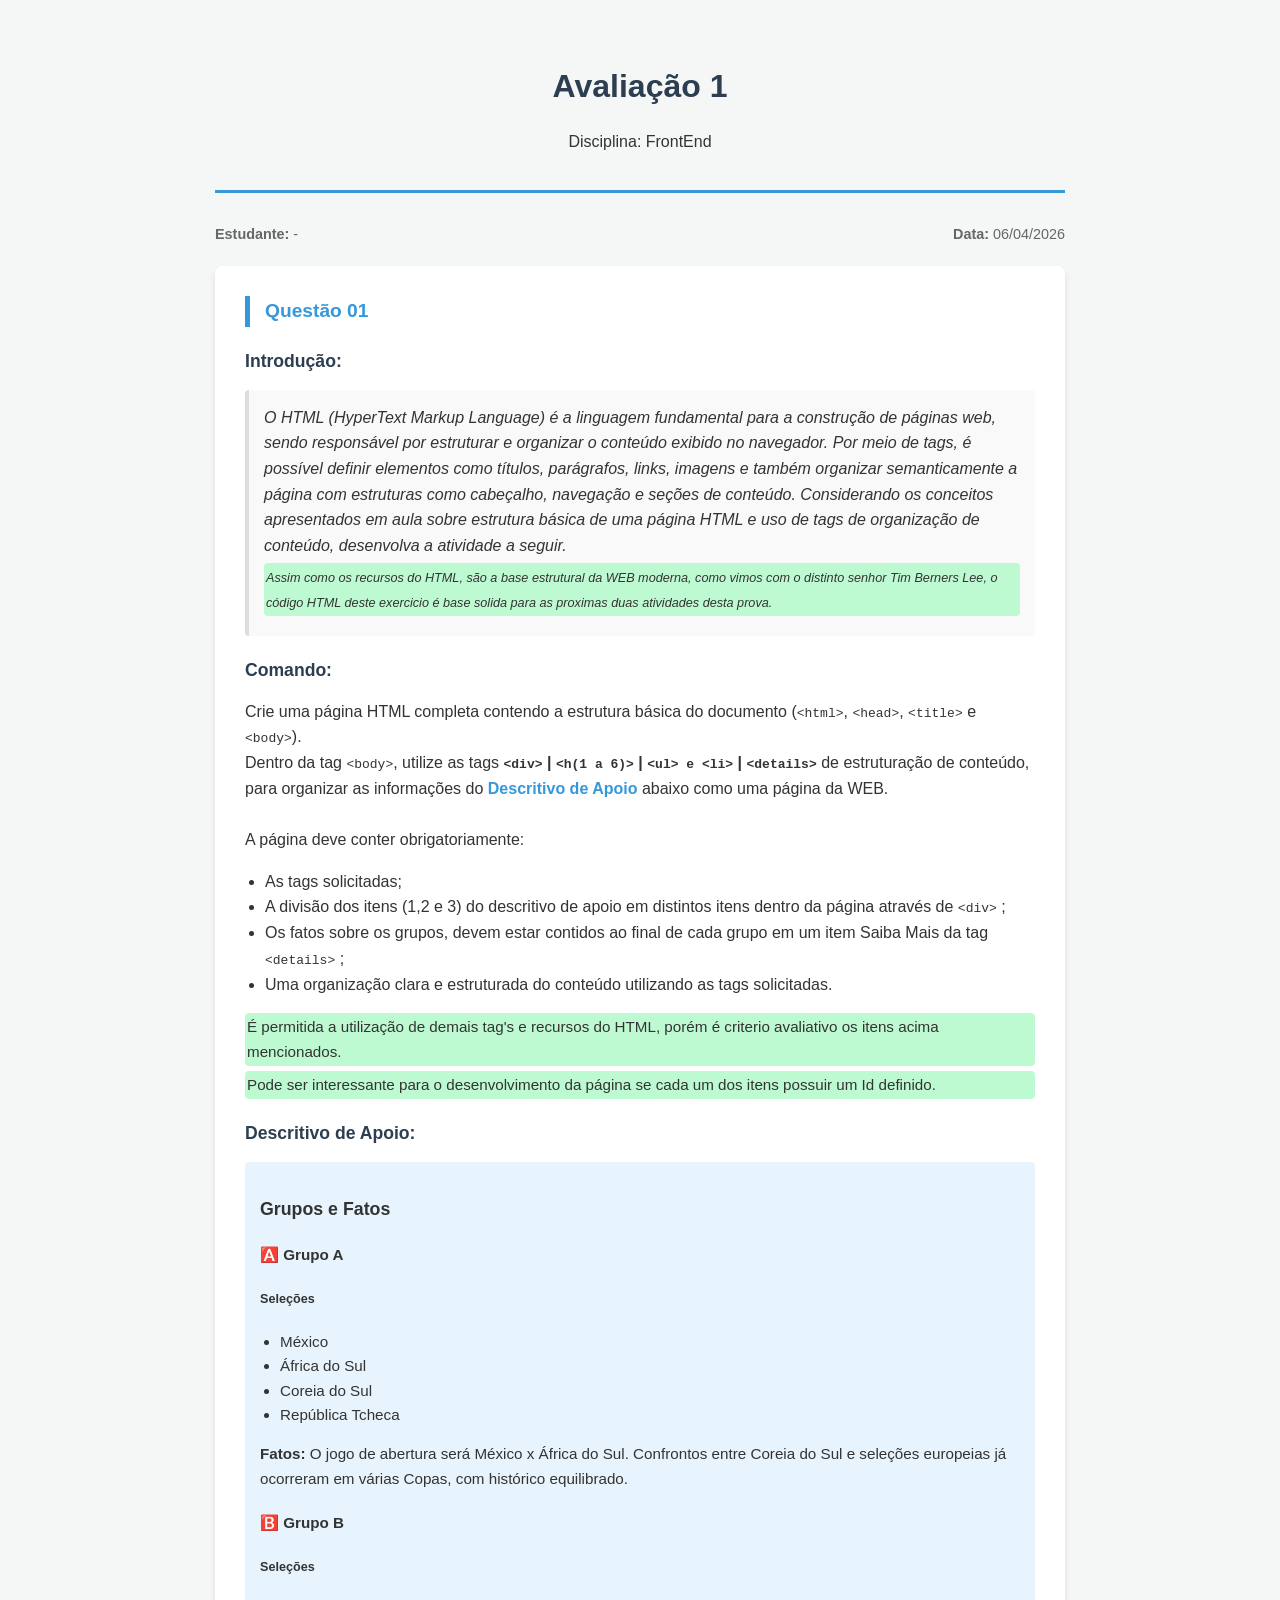
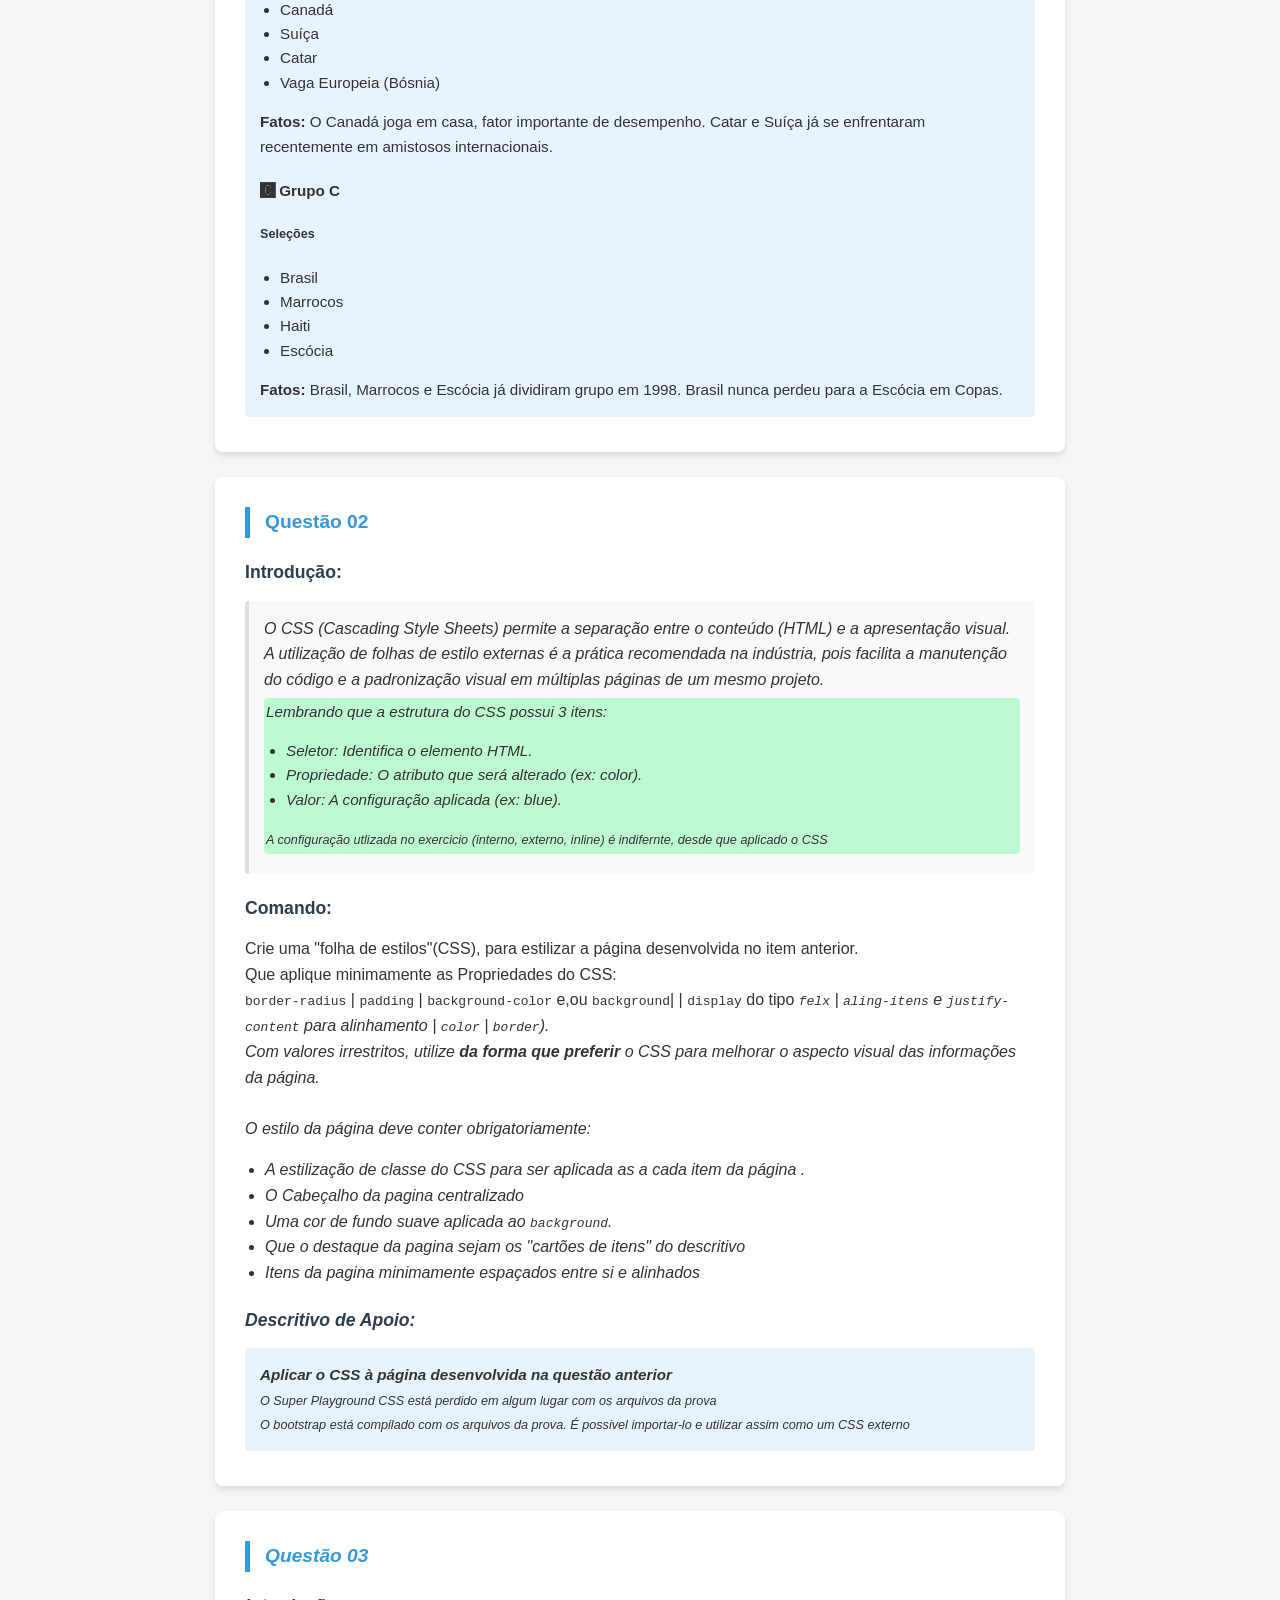
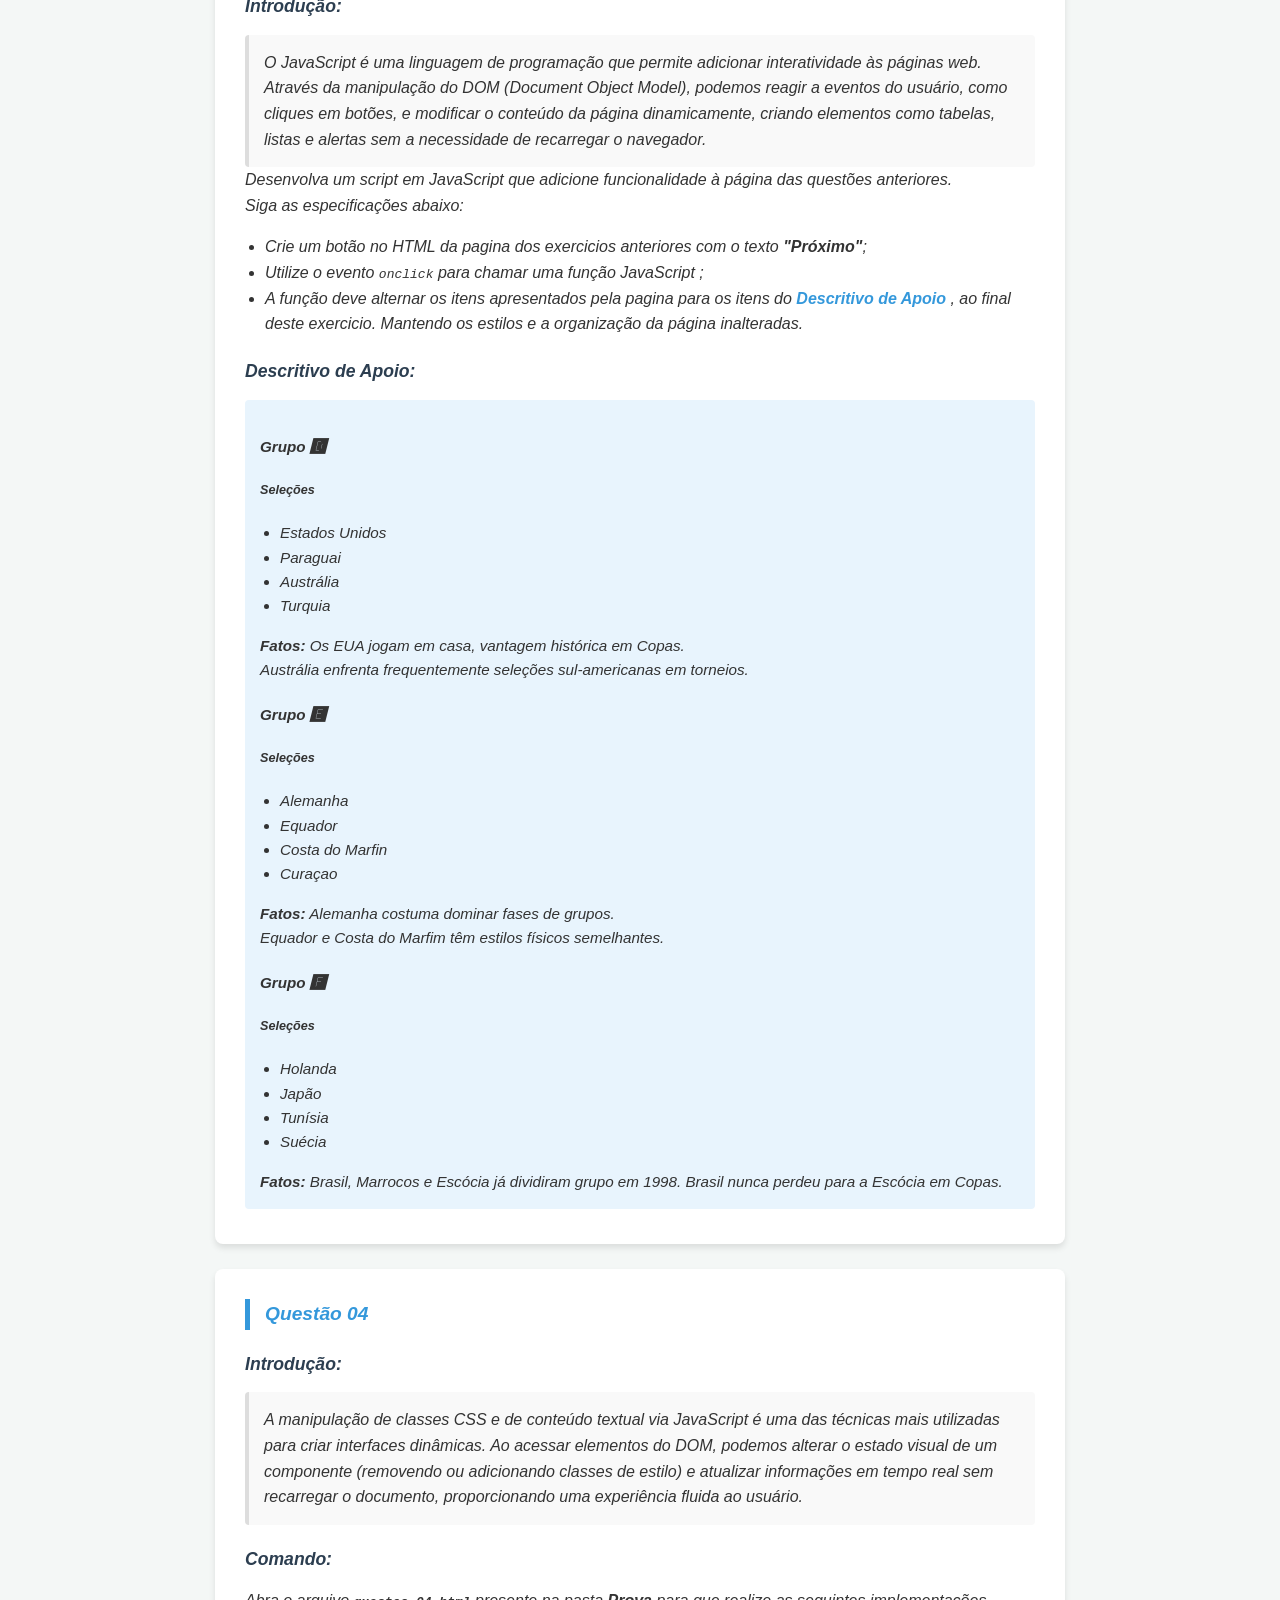
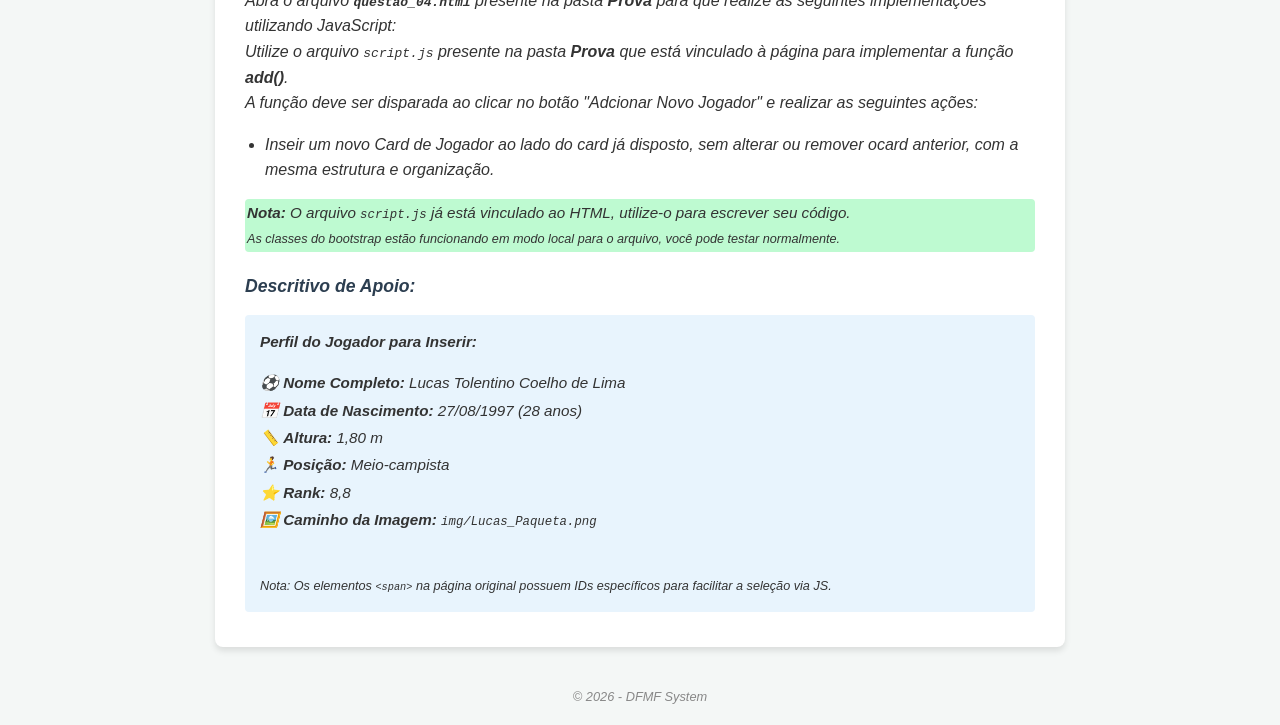
<file: Atividades/2° Bime/Prova-remake/Prova.html>
<!DOCTYPE html>
<html lang="pt-br">
<head>
    <meta charset="UTF-8">
    <meta name="viewport" content="width=device-width, initial-scale=1.0">
    <title>Avaliação Prática de FrontEnd</title>
    <style>
        :root {
            --primary-color: #2c3e50;
            --accent-color: #3498db;
            --bg-color: #f4f7f6;
            --card-bg: #ffffff;
            --text-color: #333;
        }

        body {
            font-family: 'Segoe UI', Tahoma, Geneva, Verdana, sans-serif;
            background-color: var(--bg-color);
            color: var(--text-color);
            line-height: 1.6;
            margin: 0;
            padding: 20px;
        }

        .container {
            max-width: 850px;
            margin: 0 auto;
        }

        header {
            text-align: center;
            padding: 20px 0;
            border-bottom: 3px solid var(--accent-color);
            margin-bottom: 30px;
        }

        h1 {
            color: var(--primary-color);
            margin-bottom: 5px;
        }

        .info-aluno {
            display: flex;
            justify-content: space-between;
            margin-bottom: 20px;
            font-size: 0.9em;
            color: #666;
        }

        .question-card {
            background: var(--card-bg);
            padding: 30px;
            border-radius: 8px;
            box-shadow: 0 4px 6px rgba(0,0,0,0.1);
            margin-bottom: 25px;
        }

        .question-header {
            font-weight: bold;
            font-size: 1.2em;
            color: var(--accent-color);
            margin-bottom: 15px;
            display: block;
            border-left: 5px solid var(--accent-color);
            padding-left: 15px;
        }

        h2 {
            font-size: 1.1em;
            color: var(--primary-color);
            margin-top: 20px;
        }

        .intro-box {
            background-color: #f9f9f9;
            padding: 15px;
            border-radius: 4px;
            border-left: 4px solid #ddd;
            font-style: italic;
        }

        .descritivo-apoio {
            background-color: #e8f4fd;
            padding: 15px;
            margin: 5px 0;
            border-radius: 4px;
            font-size: 0.95em;
        }
        .item-destaque {
            background-color: #befad1;
            padding: 2px;
            margin: 5px 0;
            border-radius: 4px;
            font-size: 0.95em;
        }

        .comando {
            font-weight: 500;
        }

        ul {
            padding-left: 20px;
        }

        footer {
            text-align: center;
            margin-top: 40px;
            font-size: 0.8em;
            color: #888;
        }

        @media print {
            body { background-color: white; }
            .question-card { box-shadow: none; border: 1px solid #ccc; }
        }
    </style>
</head>
<body>

    <div class="container">
        <header>
            <h1>Avaliação 1</h1>
            <p>Disciplina: FrontEnd</p>
        </header>

        <div class="info-aluno">
            <span><strong>Estudante:</strong> - </span>
            <span><strong>Data:</strong> 06/04/2026</span>
        </div>

        <section class="question-card">
            <span class="question-header">Questão 01</span>
            
            <h2>Introdução:</h2>
            <div class="intro-box">
                O HTML (HyperText Markup Language) é a linguagem fundamental para a construção de páginas web, sendo responsável por estruturar e organizar o conteúdo exibido no navegador. Por meio de tags, é possível definir elementos como títulos, parágrafos, links, imagens e também organizar semanticamente a página com estruturas como cabeçalho, navegação e seções de conteúdo.
                Considerando os conceitos apresentados em aula sobre estrutura básica de uma página HTML e uso de tags de organização de conteúdo, desenvolva a atividade a seguir. <br> 
                <div class="item-destaque" > <small> Assim como os recursos do HTML, são a base estrutural da WEB moderna, como vimos com o distinto senhor <i>Tim Berners Lee</i>, o código HTML deste exercicio é base solida para as proximas duas atividades desta prova. </small> </div>
            </div>

            <h2>Comando:</h2>
            <div class="comando">
                Crie uma página HTML completa contendo a estrutura básica do documento (<code>&lt;html&gt;</code>, <code>&lt;head&gt;</code>, <code>&lt;title&gt;</code> e <code>&lt;body&gt;</code>).<br>
                Dentro da tag <code>&lt;body&gt;</code>, utilize as tags <strong><code>&lt;div&gt;</code> | <code>&lt;h(1 a 6)&gt;</code> | <code>&lt;ul&gt; e &lt;li&gt;</code> | <code>&lt;details&gt;</code> </strong> 
                de estruturação de conteúdo, para organizar as informações do <strong><span style="color: #3498db;">Descritivo de Apoio </span> </strong>abaixo como uma página da WEB.
                <br><br>
                A página deve conter obrigatoriamente:
                <ul>
                    <li>As tags solicitadas;</li>
                    <li>A divisão dos itens (1,2 e 3) do descritivo de apoio em distintos itens dentro da página através de  <code>&lt;div&gt;</code> ;</li>
                    <li>Os fatos sobre os grupos, devem estar contidos ao final de cada grupo em um item Saiba Mais da tag <code>&lt;details&gt;</code> ;</li>
                    <li>Uma organização clara e estruturada do conteúdo utilizando as tags solicitadas.</li>
                </ul>
                   <div class="item-destaque" >É permitida a utilização de demais tag's e recursos do HTML, porém é criterio avaliativo os itens acima mencionados.</div>
                    <div class="item-destaque" >Pode ser interessante para o desenvolvimento da página se cada um dos itens possuir um Id definido.</div>
 
                </div>

            <h2>Descritivo de Apoio:</h2>
            <div class="descritivo-apoio">
                <h3> Grupos e Fatos </h3>
                <h4>🅰️ Grupo A</h4>
                <h5>Seleções</h5>
                    <ul>
                    <li>México</li>
                    <li>África do Sul</li>
                    <li>Coreia do Sul</li>
                    <li>República Tcheca</li>
                    </ul>
                <strong>Fatos:</strong> O jogo de abertura será México x África do Sul. Confrontos entre Coreia do Sul e seleções europeias já ocorreram em várias Copas, com histórico equilibrado.
                
                        <h4>🅱️ Grupo B</h4>
                <h5>Seleções</h5>
                <ul>
                    <li>Canadá</li>
                    <li>Suíça</li>
                    <li>Catar</li>
                    <li>Vaga Europeia (Bósnia)</li>
                </ul>
                <strong>Fatos:</strong> O Canadá joga em casa, fator importante de desempenho. Catar e Suíça já se enfrentaram recentemente em amistosos internacionais.

                        <h4>🅲 Grupo C</h4>
                <h5>Seleções</h5>
                <ul>
                    <li>Brasil</li>
                    <li>Marrocos</li>
                    <li>Haiti</li>
                    <li>Escócia</li>
                </ul>
                <strong>Fatos:</strong> Brasil, Marrocos e Escócia já dividiram grupo em 1998. Brasil nunca perdeu para a Escócia em Copas.
            </div>
        </section>


         <section class="question-card">
            <span class="question-header">Questão 02</span>
            
            <h2>Introdução:</h2>
            <div class="intro-box">
              O CSS (Cascading Style Sheets) permite a separação entre o conteúdo (HTML) e a apresentação visual. 
              A utilização de folhas de estilo externas é a prática recomendada na indústria, pois facilita a manutenção do código e a padronização visual em múltiplas páginas de um mesmo projeto.
                <div class="item-destaque">Lembrando que a estrutura do CSS possui 3 itens:
                    <ul>
                        <li> Seletor: Identifica o elemento HTML. </li>
                        <li> Propriedade: O atributo que será alterado (ex: color).</li>
                        <li> Valor: A configuração aplicada (ex: blue).</li>
                    </ul>
                    <small> A configuração utlizada no exercicio (interno, externo, inline) é indifernte, desde que aplicado o CSS</small>
                </div>
            </div>

            <h2>Comando:</h2>
            <div class="comando">
                Crie uma "folha de estilos"(CSS), para estilizar a página desenvolvida no item anterior. <br>
                Que aplique minimamente as Propriedades do CSS: <br>
                <code>border-radius</code> | <code> padding</code> | <code>background-color</code> e,ou <code>background</code>| | <code>display</code> do tipo <code><i>felx<i></code> | <code>aling-itens</code> e <code>justify-content</code>  para alinhamento | <code>color</code> | <code>border</code>).
                 <br>Com valores irrestritos, utilize <strong> da forma que preferir </strong> o CSS para melhorar o aspecto visual  das informações da página.
                <br><br>
                O estilo da página deve conter obrigatoriamente:
                <ul>
                    <li>A estilização de classe do CSS para ser aplicada as a cada item da página . </li>
                    <li>O Cabeçalho da pagina centralizado </li>
                    <li>Uma cor de fundo suave aplicada ao  <code>background</code>.</li>
                    <li> Que o destaque da pagina sejam os "cartões de itens" do descritivo </li>
                    <li>Itens da pagina minimamente espaçados entre si e alinhados </li>
                </ul>
            </div>

            <h2>Descritivo de Apoio:</h2>
            <div class="descritivo-apoio">
                <strong> Aplicar o CSS à página desenvolvida na questão anterior </strong>
               <br> <small> O Super Playground CSS está perdido em algum lugar com os arquivos da prova</small>
                <br> <small>O bootstrap está compilado com os arquivos da prova. É possivel importar-lo e utilizar assim como um CSS externo</small>
            </div>

        </section>


        <section class="question-card">
        <span class="question-header">Questão 03</span>
        
        <h2>Introdução:</h2>
        <div class="intro-box">
            O JavaScript é uma linguagem de programação que permite adicionar interatividade às páginas web. Através da manipulação do DOM (Document Object Model), podemos reagir a eventos do usuário, como cliques em botões, e modificar o conteúdo da página dinamicamente, criando elementos como tabelas, listas e alertas sem a necessidade de recarregar o navegador.
        </div>

        <div class="comando">
            Desenvolva um script em JavaScript que adicione funcionalidade à página das questões anteriores. <br>
            Siga as especificações abaixo:
            <ul>
                <li>Crie um botão no HTML da pagina dos exercicios anteriores  com o texto <strong>"Próximo"</strong>;</li>
                <li>Utilize o evento <code>onclick</code> para chamar uma função JavaScript ;</li>
                <li>A função deve alternar os itens apresentados pela pagina para os itens do <strong><span style="color: #3498db;">Descritivo de Apoio </span> </strong>, ao final deste exercicio. 
                Mantendo os estilos e a organização da página inalteradas. </li>
                </ul>
    
        </div>

        <h2>Descritivo de Apoio:</h2>
        <div class="descritivo-apoio">
            <h4>Grupo 🅳</h4>
                <h5>Seleções</h5>
                    <ul>
                    <li>Estados Unidos</li>
                    <li>Paraguai</li>
                    <li>Austrália</li>
                    <li>Turquia</li>
                    </ul>
                <strong>Fatos:</strong> Os EUA jogam em casa, vantagem histórica em Copas. <br> Austrália enfrenta frequentemente seleções sul-americanas em torneios.
                
                        <h4>Grupo 🅴</h4>
                <h5>Seleções</h5>
                <ul>
                    <li>Alemanha</li>
                    <li>Equador</li>
                    <li>Costa do Marfin</li>
                    <li>Curaçao</li>
                </ul>
                <strong>Fatos:</strong> Alemanha costuma dominar fases de grupos.<br>Equador e Costa do Marfim têm estilos físicos semelhantes.

                        <h4>Grupo 🅵</h4>
                <h5>Seleções</h5>
                <ul>
                    <li>Holanda</li>
                    <li>Japão</li>
                    <li>Tunísia</li>
                    <li>Suécia</li>
                </ul>
                <strong>Fatos:</strong> Brasil, Marrocos e Escócia já dividiram grupo em 1998. Brasil nunca perdeu para a Escócia em Copas.
           
        </div>

    </section>






    <section class="question-card">
            <span class="question-header">Questão 04</span>
            
            <h2>Introdução:</h2>
            <div class="intro-box">
                A manipulação de classes CSS e de conteúdo textual via JavaScript é uma das técnicas mais utilizadas para criar interfaces dinâmicas. Ao acessar elementos do DOM, podemos alterar o estado visual de um componente (removendo ou adicionando classes de estilo) e atualizar informações em tempo real sem recarregar o documento, proporcionando uma experiência fluida ao usuário.
            </div>

            <h2>Comando:</h2>
            <div class="comando">
                Abra o arquivo <strong><code>questao_04.html</code></strong> presente na pasta <strong>Prova</strong> para que realize as seguintes implementações utilizando JavaScript:
                <br>
                Utilize o arquivo <code>script.js</code>  presente na pasta <strong>Prova</strong> que está vinculado à página para implementar a função <strong>add()</strong>. <br>
                A função deve ser disparada ao clicar no botão "Adcionar Novo Jogador" e realizar as seguintes ações:
                <ul>
                    <li>Inseir um novo Card de Jogador ao lado do card já disposto, sem alterar ou remover ocard anterior, com a mesma estrutura e organização. </li>
                    
                </ul>
                <div class="item-destaque">
                   <strong>Nota:</strong> O arquivo <code>script.js</code> já está vinculado ao HTML, utilize-o para escrever seu código.<br>
                   <small> As classes do bootstrap estão funcionando em modo local para o arquivo, você pode testar normalmente.</small>
                </div>
            </div>

            <h2>Descritivo de Apoio:</h2>
            <div class="descritivo-apoio">
                <strong>Perfil do Jogador para Inserir:</strong>
                <ul style="list-style: none; padding-left: 0; line-height: 1.8;">
                    <li>⚽ <strong>Nome Completo:</strong> Lucas Tolentino Coelho de Lima</li>
                    <li>📅 <strong>Data de Nascimento:</strong> 27/08/1997 (28 anos)</li>
                    <li>📏 <strong>Altura:</strong> 1,80 m</li>
                    <li>🏃 <strong>Posição:</strong> Meio-campista</li>
                    <li>⭐ <strong>Rank:</strong> 8,8</li>
                    <li>🖼️ <strong>Caminho da Imagem:</strong> <code>img/Lucas_Paqueta.png</code></li>
                </ul>
                <br>
                <small><em>Nota: Os elementos <code>&lt;span&gt;</code> na página original possuem IDs específicos para facilitar a seleção via JS.</em></small>
            </div>
        </section>




        <footer>
            © 2026 - DFMF System
        </footer>
    </div>

</body>
</html>
</file>
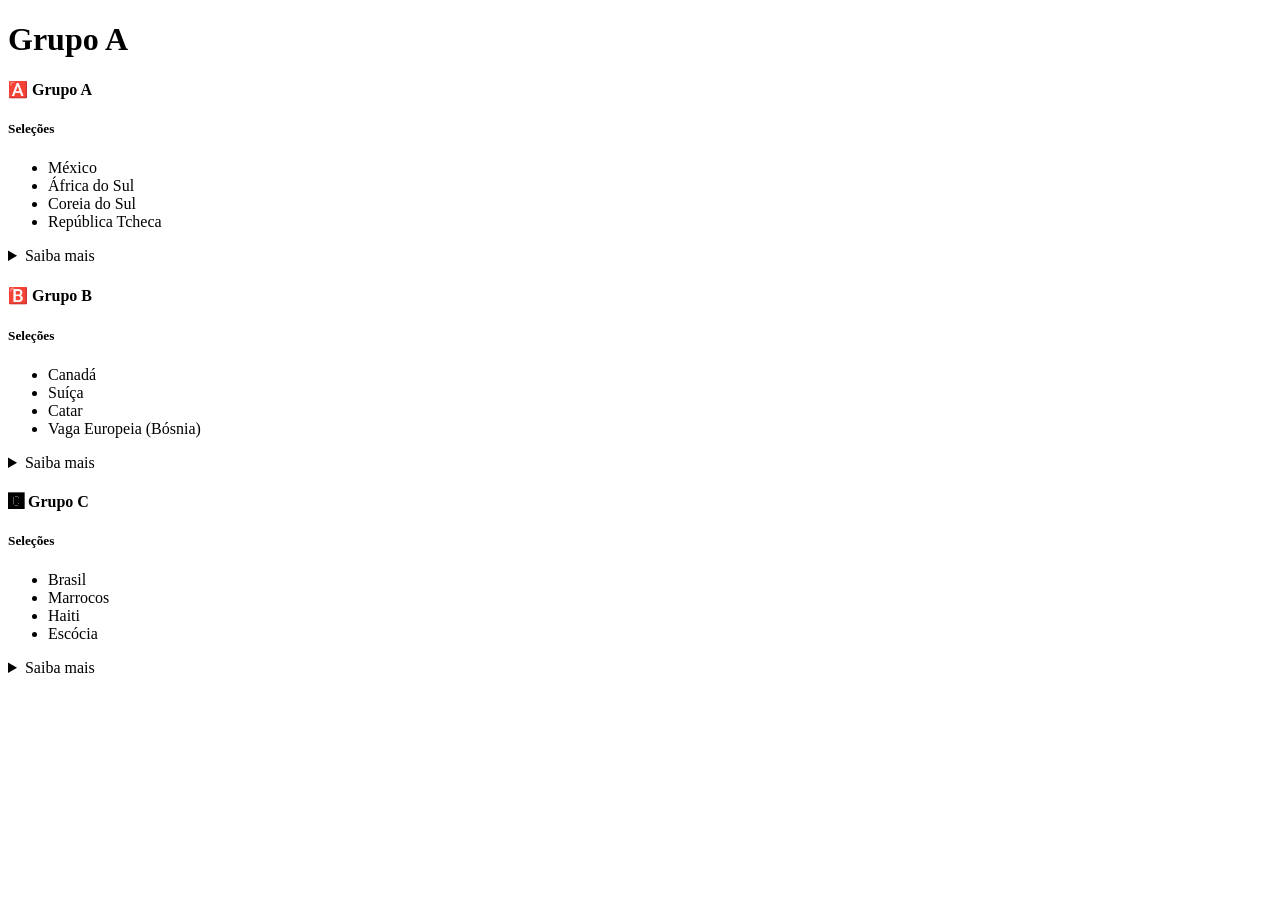
<file: Atividades/2° Bime/Prova-remake/questao_01.html>
<!DOCTYPE html>
<html lang="pt-br">
<head>
  <meta charset="UTF-8">
  <meta name="viewport" content="width=device-width, initial-scale=1.0">
  <title>Questão 01</title>
</head>
<body>
  <h1>Grupo A</h1>

  <h4>🅰️ Grupo A</h4>
  <h5>Seleções</h5>
  <ul>
    <li>México</li>
    <li>África do Sul</li>
    <li>Coreia do Sul</li>
    <li>República Tcheca</li>
  </ul>
  <details>
    <summary>Saiba mais</summary>
    <p>O jogo de abertura será México x África do Sul. Confrontos entre Coreia do Sul e seleções europeias já ocorreram em várias Copas, com histórico equilibrado.</p>
  </details>

  <h4>🅱️ Grupo B</h4>
  <h5>Seleções</h5>
  <ul>
    <li>Canadá</li>
    <li>Suíça</li>
    <li>Catar</li>
    <li>Vaga Europeia (Bósnia)</li>
  </ul>
  <details>
    <summary>Saiba mais</summary>
    <p>O Canadá joga em casa, fator importante de desempenho. Catar e Suíça já se enfrentaram recentemente em amistosos internacionais.</p>
  </details>

  <h4>🅲 Grupo C</h4>
  <h5>Seleções</h5>
  <ul>
    <li>Brasil</li>
    <li>Marrocos</li>
    <li>Haiti</li>
    <li>Escócia</li>
  </ul>
  <details>
    <summary>Saiba mais</summary>
    <p>Brasil, Marrocos e Escócia já dividiram grupo em 1998. Brasil nunca perdeu para a Escócia em Copas.</p>
  </details>
</body>
</html>
</file>
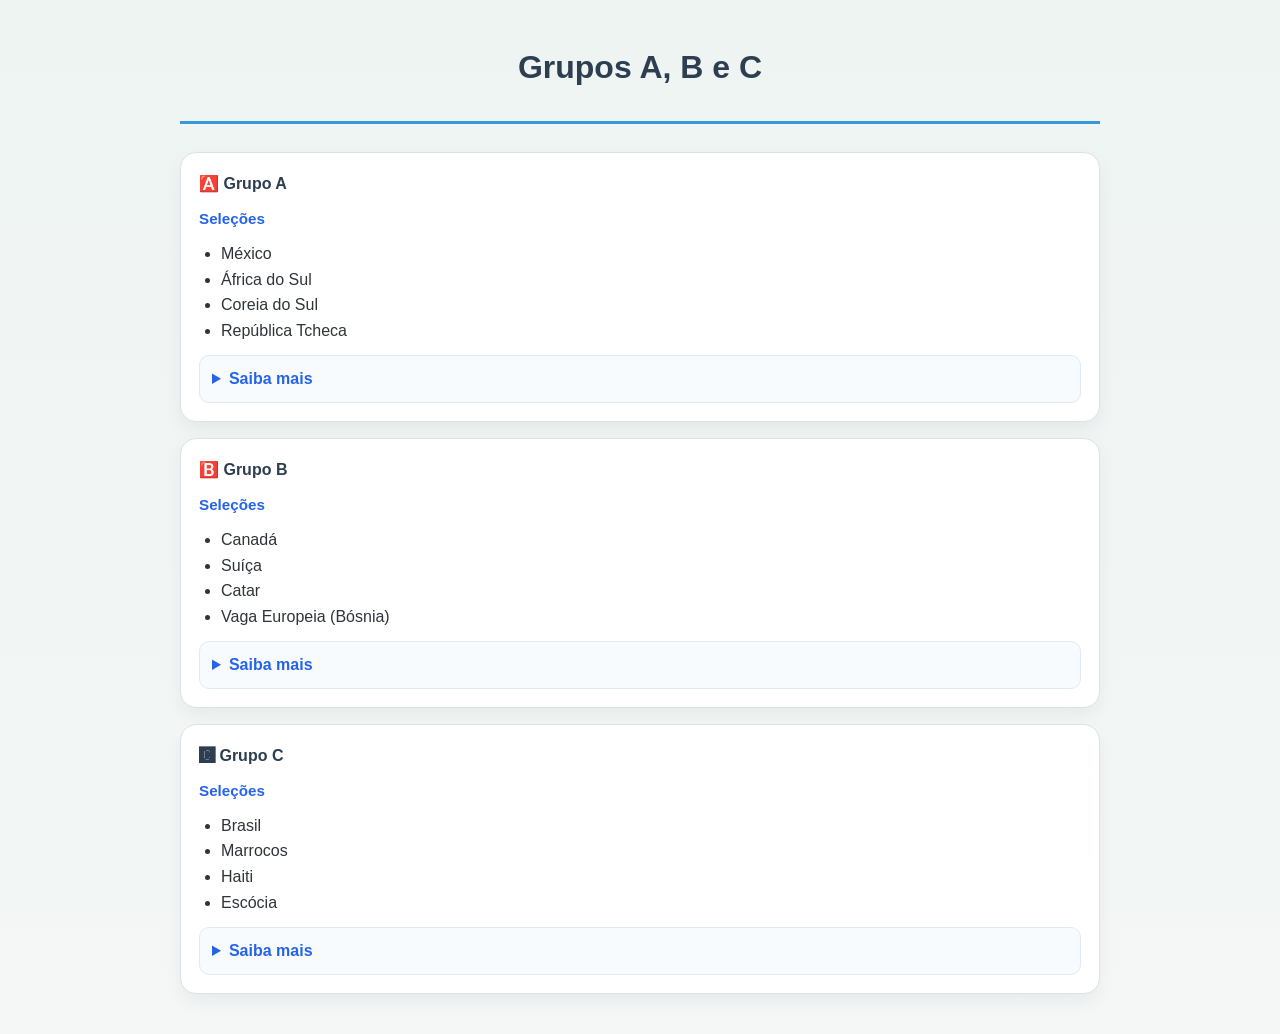
<file: Atividades/2° Bime/Prova-remake/questao_02.html>
<!DOCTYPE html>
<html lang="pt-br">
<head>
  <meta charset="UTF-8">
  <meta name="viewport" content="width=device-width, initial-scale=1.0">
  <title>Questão 02</title>
  <link rel="stylesheet" href="style.css">
</head>
<body>
  <div class="container">
    <header>
      <h1>Grupos A, B e C</h1>
    </header>

    <div class="grupos">
      <div class="grupo">
        <h4>🅰️ Grupo A</h4>
        <h5>Seleções</h5>
        <ul>
          <li>México</li>
          <li>África do Sul</li>
          <li>Coreia do Sul</li>
          <li>República Tcheca</li>
        </ul>
        <details>
          <summary>Saiba mais</summary>
          <p>O jogo de abertura será México x África do Sul. Confrontos entre Coreia do Sul e seleções europeias já ocorreram em várias Copas, com histórico equilibrado.</p>
        </details>
      </div>

      <div class="grupo">
        <h4>🅱️ Grupo B</h4>
        <h5>Seleções</h5>
        <ul>
          <li>Canadá</li>
          <li>Suíça</li>
          <li>Catar</li>
          <li>Vaga Europeia (Bósnia)</li>
        </ul>
        <details>
          <summary>Saiba mais</summary>
          <p>O Canadá joga em casa, fator importante de desempenho. Catar e Suíça já se enfrentaram recentemente em amistosos internacionais.</p>
        </details>
      </div>

      <div class="grupo">
        <h4>🅲 Grupo C</h4>
        <h5>Seleções</h5>
        <ul>
          <li>Brasil</li>
          <li>Marrocos</li>
          <li>Haiti</li>
          <li>Escócia</li>
        </ul>
        <details>
          <summary>Saiba mais</summary>
          <p>Brasil, Marrocos e Escócia já dividiram grupo em 1998. Brasil nunca perdeu para a Escócia em Copas.</p>
        </details>
      </div>
    </div>
  </div>
</body>
</html>
</file>
<file: src/style.css>
* {
	box-sizing: border-box;
}

:root {
	color-scheme: light;
	--bg: #0f172a;
	--bg-soft: #111827;
	--surface: rgba(15, 23, 42, 0.78);
	--surface-strong: rgba(17, 24, 39, 0.92);
	--border: rgba(148, 163, 184, 0.2);
	--text: #e5eefb;
	--muted: #9fb0cc;
	--accent: #7dd3fc;
	--accent-strong: #38bdf8;
	--accent-2: #f59e0b;
	--shadow: 0 24px 60px rgba(2, 6, 23, 0.45);
	--radius: 24px;
}

html {
	min-height: 100%;
}

body {
	margin: 0;
	min-height: 100vh;
	padding: 48px 20px 56px;
	font-family: "Segoe UI", "Trebuchet MS", Arial, sans-serif;
	color: var(--text);
	background:
		radial-gradient(circle at top left, rgba(56, 189, 248, 0.22), transparent 36%),
		radial-gradient(circle at top right, rgba(245, 158, 11, 0.14), transparent 30%),
		linear-gradient(180deg, #0b1120 0%, var(--bg) 52%, #060914 100%);
}

body::after {
	content: "";
	position: fixed;
	inset: 0;
	pointer-events: none;
	z-index: 2;
	background: radial-gradient(
		600px circle at var(--cursor-x, 50%) var(--cursor-y, 50%),
		rgba(125, 211, 252, 0.07),
		transparent 40%
	);
	transition: background 80ms ease;
}

body::before {
	content: "";
	position: fixed;
	inset: 0;
	pointer-events: none;
	z-index: 2;
	background-image: linear-gradient(rgba(255, 255, 255, 0.02) 1px, transparent 1px),
		linear-gradient(90deg, rgba(255, 255, 255, 0.02) 1px, transparent 1px);
	background-size: 42px 42px;
	mask-image: linear-gradient(180deg, rgba(0, 0, 0, 0.62), transparent 95%);
}

body > h1,
body > h2,
.email,
.linksGithub,
.bimestre {
	width: min(100%, 980px);
	margin-left: auto;
	margin-right: auto;
	position: relative;
	z-index: 1;
}

body > h1:first-of-type {
  margin: 0 0 8px;
  font-family: Georgia, "Times New Roman", serif;
  font-size: clamp(1.45rem, 2.8vw, 2.25rem);
  line-height: 1.1;
  letter-spacing: -0.03em;
  text-align: left;
}

body > h1:nth-of-type(2) {
  text-align: center;
  font-size: clamp(2rem, 5vw, 3.5rem);
  letter-spacing: -0.03em;
}

body > h2:first-of-type {
  margin: 0 0 6px;
  font-size: clamp(0.9rem, 1.35vw, 1rem);
  font-weight: 600;
  color: var(--muted);
  text-align: left;
}

.email {
  margin: 0 0 28px;
  font-size: clamp(0.85rem, 1.2vw, 0.95rem);
  font-weight: 500;
  color: var(--accent);
  text-align: left;
  text-decoration: none;
  opacity: 0.8;
  letter-spacing: 0.01em;
}

.linksGithub {
	display: grid;
	gap: 14px;
  grid-template-columns: repeat(3, 1fr);
  margin-bottom: 28px;
  justify-items: center;
  place-items: center;
}

.linksGithub::before {
  content: "Projetos/Repositório";
  grid-column: 1 / -1;
  text-align: center;
  font-size: 1.65rem;
  font-weight: 700;
  color: var(--text);
  margin-bottom: 12px;
  letter-spacing: -0.02em;
}

.linksGithub a,
.bimestre a {
  display: inline-flex;
  align-items: center;
  justify-content: center;
  min-height: 52px;
  padding: 14px 18px;
  border: 1px solid var(--border);
  border-radius: 16px;
  color: var(--text);
  background: linear-gradient(180deg, rgba(255, 255, 255, 0.07), rgba(255, 255, 255, 0.03));
  box-shadow: 0 10px 30px rgba(2, 6, 23, 0.18);
  text-decoration: none;
  font-weight: 600;
  transition:
    transform 180ms ease,
    border-color 180ms ease,
    background-color 180ms ease,
    box-shadow 180ms ease;
}

.linksGithub a {
  width: 100%;
}

.linksGithub a:hover,
.bimestre a:hover {
	transform: translateY(-2px);
	border-color: rgba(125, 211, 252, 0.45);
	box-shadow: 0 18px 35px rgba(2, 6, 23, 0.28);
}

.linksGithub a:focus-visible,
.bimestre a:focus-visible {
	outline: 3px solid rgba(125, 211, 252, 0.55);
	outline-offset: 3px;
}

.repo-link {
	background: linear-gradient(135deg, rgba(37, 99, 235, 0.2), rgba(15, 23, 42, 0.85));
}

.vercel-link {
	background: linear-gradient(135deg, rgba(245, 158, 11, 0.22), rgba(15, 23, 42, 0.85));
}

.bimestre {
	display: grid;
	gap: 20px;
  grid-template-columns: repeat(auto-fit, minmax(280px, 1fr));
  align-items: stretch;
}

#bime1,
#bime2 {
	padding: 24px;
	border: 1px solid var(--border);
	border-radius: var(--radius);
	background: linear-gradient(180deg, rgba(15, 23, 42, 0.88), rgba(2, 6, 23, 0.8));
	box-shadow: var(--shadow);
	backdrop-filter: blur(16px);
	display: flex;
	flex-direction: column;
	gap: 12px;
}

#bime1 h2,
#bime2 h2 {
	margin: 0 0 18px;
	color: var(--text);
	font-size: 1.35rem;
	letter-spacing: -0.02em;
}

#bime1,
#bime2 {
	position: relative;
	overflow: hidden;
	display: flex;
	flex-direction: column;
	gap: 12px;
}

#bime1::before,
#bime2::before {
	content: "";
	position: absolute;
	inset: 0 auto auto 0;
	width: 100%;
	height: 4px;
}

#bime1::before {
	background: linear-gradient(90deg, var(--accent), transparent);
}

#bime2::before {
	background: linear-gradient(90deg, var(--accent-2), transparent);
}

#bime1 ul,
#bime2 ul {
	list-style: none;
	margin: 0;
	padding: 0;
	display: flex;
	flex-direction: column;
	gap: 10px;
}

#bime1 li,
#bime2 li {
	display: flex;
}

#bime1 a,
#bime2 a {
	flex: 1;
	justify-content: flex-start;
	background: rgba(255, 255, 255, 0.05);
}

#bime1 a::before,
#bime2 a::before {
	content: "→";
	margin-right: 10px;
	color: var(--accent);
	transition: transform 180ms ease;
}

#bime1 a:hover::before,
#bime2 a:hover::before {
	transform: translateX(3px);
}

/* Details / Prova dropdown */
#bime2 details {
    flex: 1;
}

#bime2 details summary {
    display: flex;
    align-items: center;
    min-height: 52px;
    padding: 14px 18px;
    border: 1px solid var(--border);
    border-radius: 16px;
    color: var(--text);
    background: rgba(255, 255, 255, 0.05);
    font-weight: 600;
    cursor: pointer;
    list-style: none;
    transition: transform 180ms ease, border-color 180ms ease, box-shadow 180ms ease;
    user-select: none;
}

#bime2 details summary::-webkit-details-marker {
    display: none;
}

#bime2 details summary::before {
    content: "→";
    margin-right: 10px;
    color: var(--accent);
    transition: transform 180ms ease;
}

#bime2 details[open] summary::before {
    content: "↓";
}

#bime2 details summary:hover {
    transform: translateY(-2px);
    border-color: rgba(125, 211, 252, 0.45);
    box-shadow: 0 18px 35px rgba(2, 6, 23, 0.28);
}

#bime2 details > ul {
    margin-top: 8px;
    padding-left: 16px;
}

#bime2 details > ul li a {
    min-height: 36px;
    padding: 8px 14px;
    font-size: 0.85rem;
    font-weight: 500;
    border-radius: 10px;
    background: rgba(255, 255, 255, 0.03);
    border-color: rgba(148, 163, 184, 0.1);
}

#bime2 details > ul li a::before {
    content: "↳";
    color: var(--muted);
}

/* Scroll reveal */
.reveal {
	opacity: 0;
	transform: translateY(28px);
	transition: opacity 550ms ease, transform 550ms ease;
	transition-delay: var(--delay, 0ms);
}

.reveal.visible {
	opacity: 1;
	transform: translateY(0);
}

br {
	display: none;
}

@media (max-width: 720px) {
	body {
		padding: 28px 16px 40px;
	}

	body > h1 {
		text-align: left;
	}

	body > h2 {
		text-align: left;
		margin-bottom: 22px;
	}

	.linksGithub,
	.bimestre {
		grid-template-columns: 1fr;
	}

	#bime1,
	#bime2 {
		padding: 20px;
	}
}
</file>
<file: Atividades/3° Atividade/style.css>
*{
margin:0;
padding:0;
box-sizing:border-box;
}
body{
background:#050505;
color:#00ff9c;
font-family:"Courier New",monospace;
line-height:1.6;
padding:40px;
}
body::before{
content:"";
position:fixed;
top:0;
left:0;
width:100%;
height:100%;
background:repeating-linear-gradient(
transparent,
transparent 2px,
rgba(0,0,0,0.2) 3px
);
pointer-events:none;
}
#pagina{
max-width:1000px;
margin:auto;
}
header{
border:1px solid #00ff9c;
padding:20px;
margin-bottom:25px;
background:#000;
}
header h1{
font-size:26px;
letter-spacing:2px;
text-shadow:0 0 6px #00ff9c;
}
header p{
opacity:0.8;
}
nav{
border:1px dashed #00ff9c;
padding:10px;
margin-bottom:25px;
}
nav ul{
list-style:none;
display:flex;
flex-wrap:wrap;
gap:15px;
}
nav a{
text-decoration:none;
color:#00ff9c;
}
nav a:hover{
background:#00ff9c;
color:black;
}
section{
border:1px solid #00ff9c;
padding:20px;
margin-bottom:40px;
position:relative;
background:#020202;
}
section::before{
content:"SYSTEM WINDOW";
position:absolute;
top:-12px;
left:10px;
background:#050505;
padding:2px 6px;
font-size:12px;
color:#00ff9c;
}
section h2{
margin-bottom:15px;
color:#00ffaa;
}
article{
border-left:3px solid #00ff9c;
padding-left:10px;
margin-bottom:15px;
}
aside{
background:#111;
border:1px solid #ffcc00;
color:#ffcc00;
padding:10px;
margin-top:10px;
}
blockquote{
border-left:4px solid #00ff9c;
padding-left:10px;
font-style:italic;
}
code{
background:#001a12;
padding:3px 5px;
}
pre{
background:black;
color:#00ff9c;
padding:15px;
margin-top:10px;
border:1px solid #00ff9c;
overflow-x:auto;
}
table{
width:100%;
border-collapse:collapse;
margin-top:15px;
}
th{
border:1px solid #00ff9c;
padding:10px;
background:#001a12;
}
td{
border:1px solid #00ff9c;
padding:10px;
}
fieldset{
border:1px dashed #00ff9c;
padding:15px;
}
legend{
color:#00ff9c;
}
label{
display:block;
margin-top:10px;
}
input,select,textarea{
width:100%;
padding:8px;
background:black;
color:#00ff9c;
border:1px solid #00ff9c;
margin-top:4px;
}
textarea{
resize:vertical;
}
input[type="submit"]{
background:#00ff9c;
color:black;
font-weight:bold;
cursor:pointer;
}
input[type="submit"]:hover{
background:#00ffaa;
}
summary{
cursor:pointer;
color:#00ffaa;
}
footer{
border-top:1px solid #00ff9c;
margin-top:40px;
padding-top:20px;
font-size:14px;
opacity:0.8;
}
</file>
<file: Atividades/2° Bime/Prova-remake/style.css>
* {
  box-sizing: border-box;
}

:root {
  --bg: #f4f7f6;
  --surface: #ffffff;
  --surface-soft: #f9fbfc;
  --primary: #2c3e50;
  --accent: #3498db;
  --accent-strong: #2563eb;
  --text: #2f343a;
  --muted: #667085;
  --border: #d9e3ea;
  --success: #befad1;
  --info: #e8f4fd;
}

html, body {
  margin: 0;
  min-height: 100%;
}

body {
  font-family: "Segoe UI", Tahoma, Geneva, Verdana, sans-serif;
  background: linear-gradient(180deg, #eef4f2 0%, var(--bg) 100%);
  color: var(--text);
  line-height: 1.6;
  padding: 24px 18px 40px;
}

.container {
  width: min(100%, 920px);
  margin: 0 auto;
}

header {
  text-align: center;
  padding: 18px 0 22px;
  margin-bottom: 28px;
  border-bottom: 3px solid var(--accent);
}

header h1 {
  margin: 0 0 6px;
  color: var(--primary);
}

header p {
  margin: 0;
  color: var(--muted);
}

.info-aluno {
  display: flex;
  justify-content: space-between;
  gap: 12px;
  flex-wrap: wrap;
  margin-bottom: 20px;
  font-size: 0.92rem;
  color: var(--muted);
}

.question-card {
  background: var(--surface);
  padding: 28px;
  border-radius: 18px;
  border: 1px solid rgba(0, 0, 0, 0.05);
  box-shadow: 0 10px 24px rgba(16, 24, 40, 0.08);
  margin-bottom: 24px;
}

.question-header {
  display: block;
  font-weight: 700;
  font-size: 1.1rem;
  color: var(--accent-strong);
  margin-bottom: 14px;
  padding-left: 14px;
  border-left: 5px solid var(--accent);
}

h2 {
  font-size: 1.05rem;
  color: var(--primary);
  margin: 20px 0 10px;
}

.intro-box,
.descritivo-apoio,
.comando {
  border-radius: 14px;
  padding: 16px 18px;
}

.intro-box {
  background: var(--surface-soft);
  border-left: 4px solid #d7dee5;
}

.descritivo-apoio {
  background: var(--info);
  border: 1px solid #cfe7fb;
  margin: 8px 0 0;
}

.comando {
  background: #fcfcfd;
  border: 1px solid var(--border);
}

.item-destaque {
  background: var(--success);
  padding: 10px 12px;
  margin-top: 12px;
  border-radius: 10px;
}

.grupos {
  display: grid;
  gap: 16px;
  margin-top: 14px;
}

.grupo {
  background: #ffffff;
  border: 1px solid var(--border);
  border-radius: 16px;
  padding: 18px;
  box-shadow: 0 8px 18px rgba(16, 24, 40, 0.05);
}

.grupo h4,
.grupo h5 {
  margin: 0 0 10px;
}

.grupo h4 {
  color: var(--primary);
  font-size: 1rem;
}

.grupo h5 {
  color: var(--accent-strong);
  font-size: 0.95rem;
}

.grupo ul {
  margin: 10px 0 12px;
  padding-left: 22px;
}

.grupo details {
  margin-top: 8px;
  background: #f8fbfd;
  border: 1px solid #dfeaf2;
  border-radius: 10px;
  padding: 10px 12px;
}

.grupo summary {
  cursor: pointer;
  font-weight: 700;
  color: var(--accent-strong);
}

.grupo details p {
  margin: 10px 0 0;
}

.suave {
  color: var(--muted);
}

.footer {
  text-align: center;
  margin-top: 26px;
  padding-top: 18px;
  color: #7b8794;
  font-size: 0.88rem;
}

.toggle-area {
  display: flex;
  justify-content: center;
  margin: 18px 0 6px;
}

.toggle-area button {
  border: 0;
  border-radius: 999px;
  padding: 12px 18px;
  background: linear-gradient(135deg, var(--accent), var(--accent-strong));
  color: white;
  font-weight: 700;
  cursor: pointer;
  box-shadow: 0 10px 24px rgba(37, 99, 235, 0.22);
}

.toggle-area button:hover {
  filter: brightness(1.03);
}

.cards-row {
  display: flex;
  gap: 16px;
  flex-wrap: wrap;
  justify-content: center;
}

@media (max-width: 720px) {
  body {
    padding: 18px 14px 32px;
  }

  .question-card {
    padding: 20px;
  }

  .info-aluno {
    flex-direction: column;
  }
}
</file>
